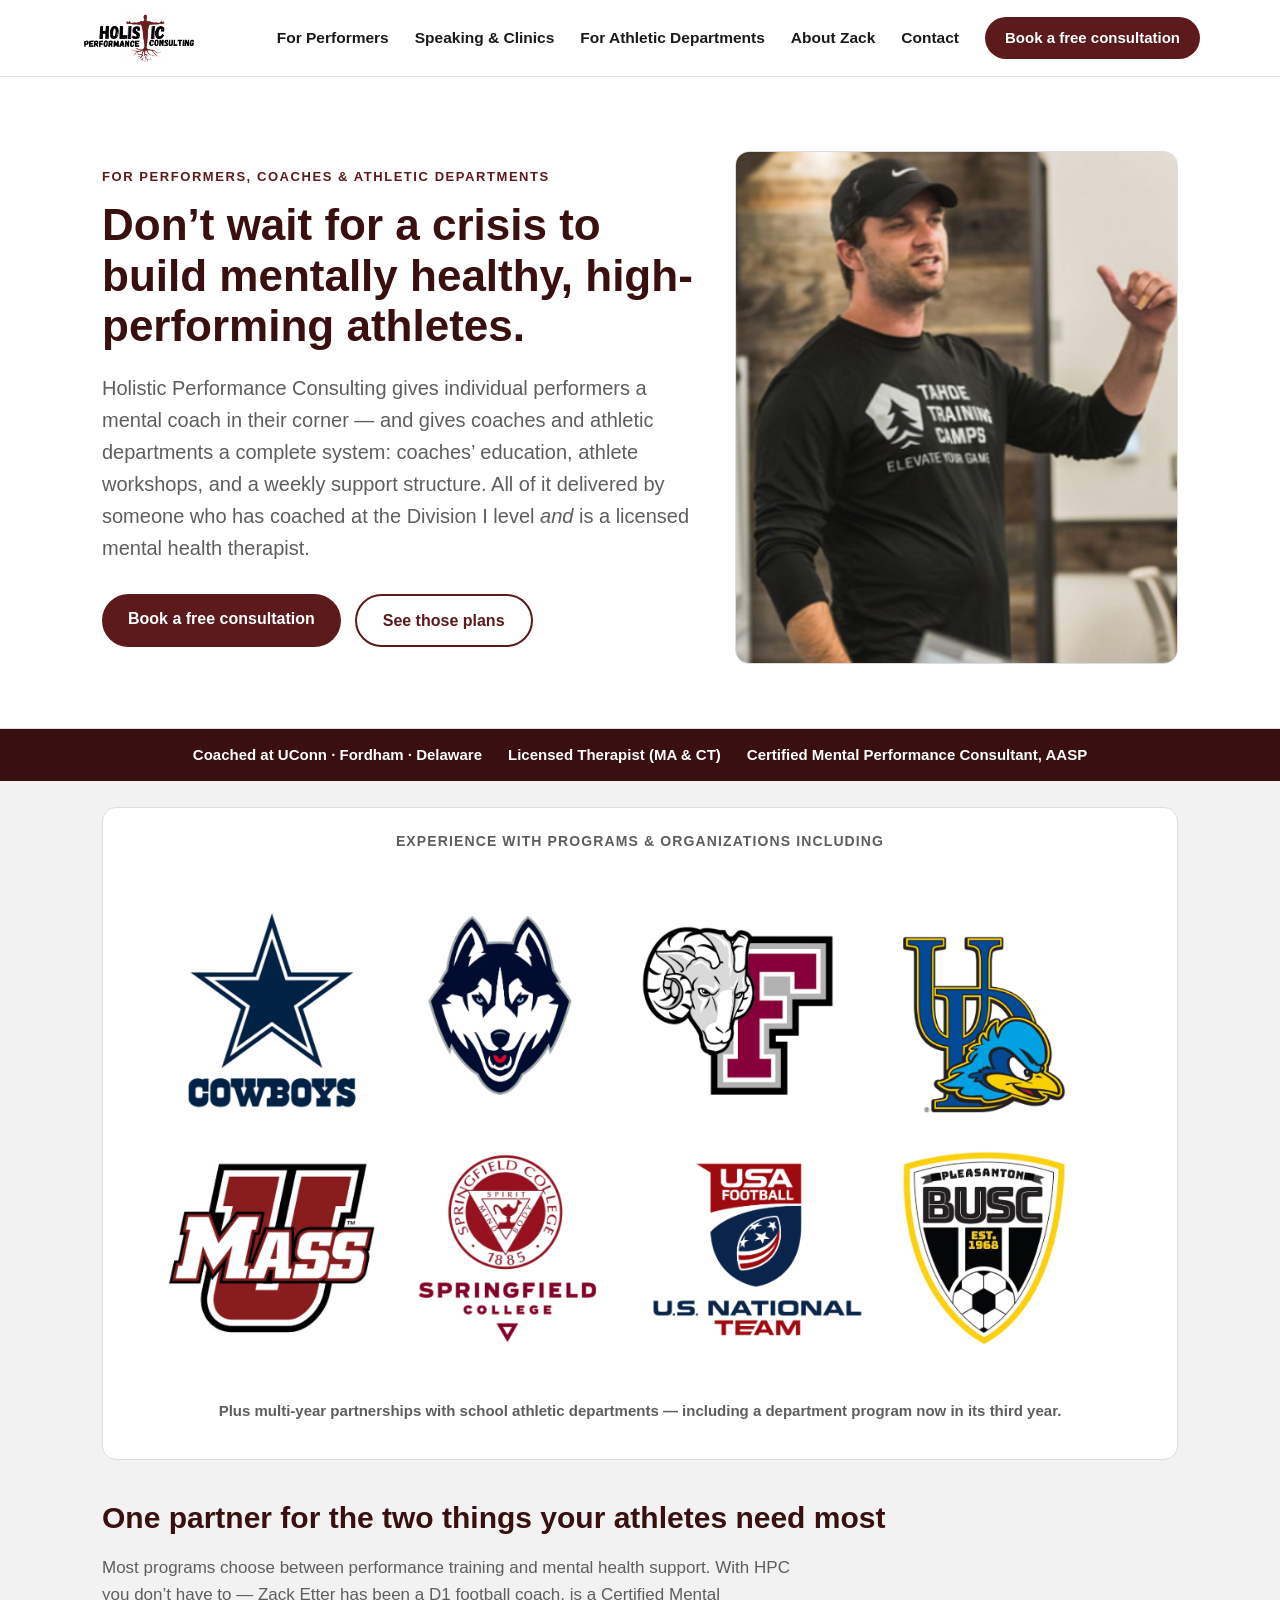
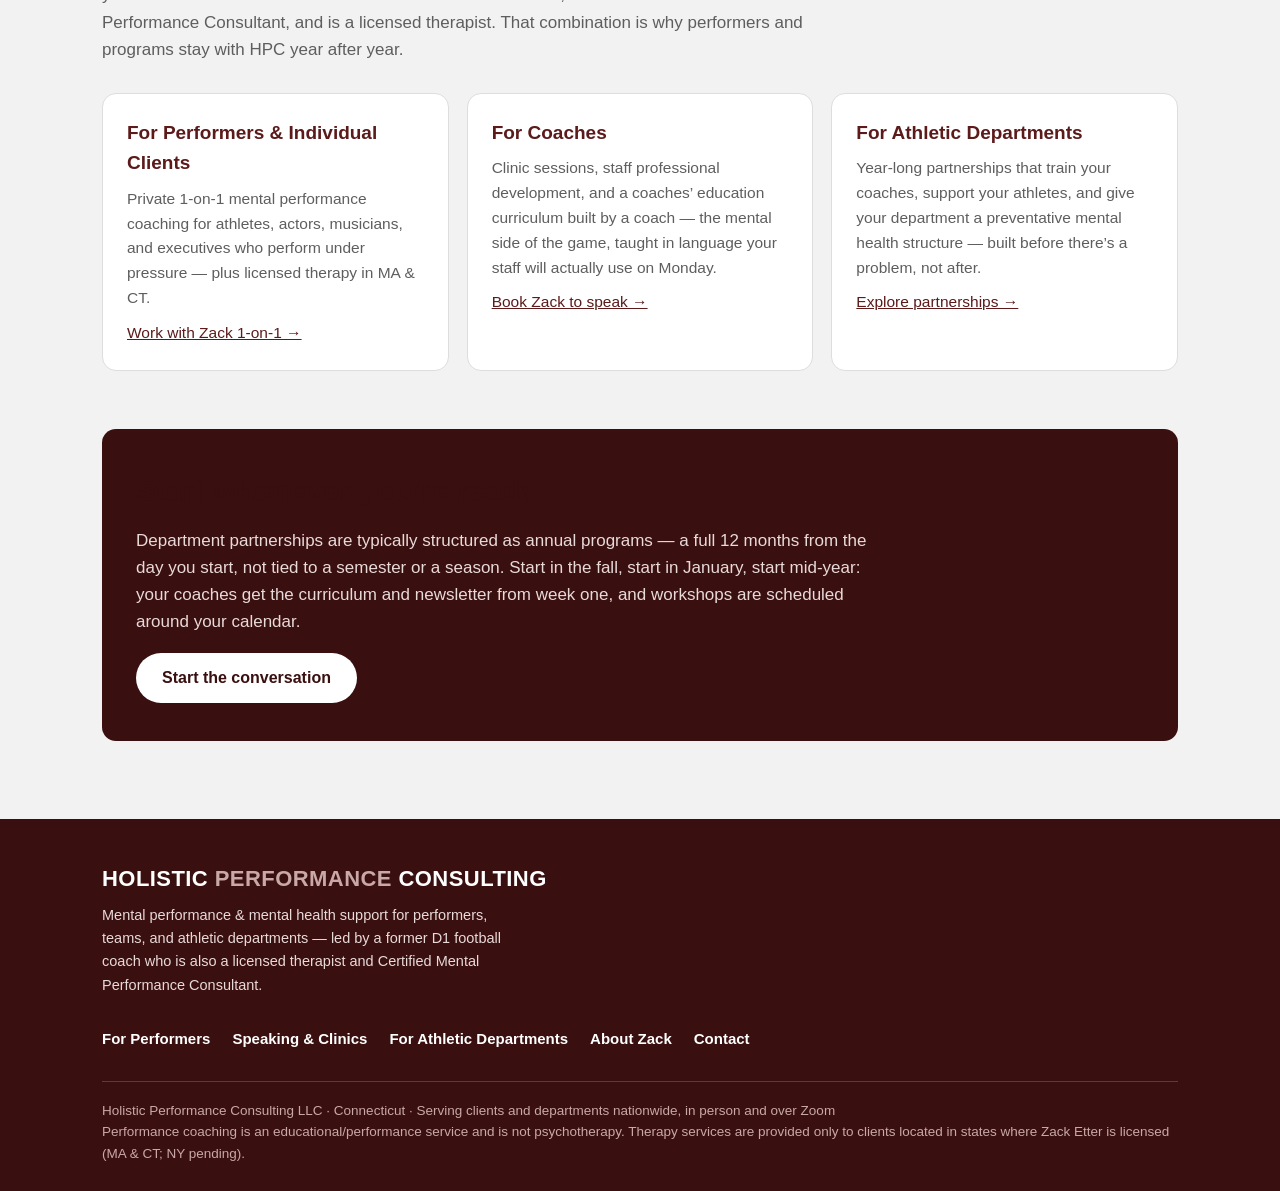
<file: index.html>
<!DOCTYPE html>
<html lang="en">
<head>
<meta charset="UTF-8">
<meta name="viewport" content="width=device-width, initial-scale=1.0">
<title>Holistic Performance Consulting — Mental Performance & Mental Health for Performers, Coaches and Athletic Departments</title>
<meta name="description" content="HPC provides mental performance coaching for performers, coaches' education and athlete workshops for athletic departments, and preventative mental health support — led by a former D1 football coach, licensed therapist, and Certified Mental Performance Consultant.">
<link rel="icon" href="favicon.ico">
<link rel="icon" href="favicon-dark.ico" media="(prefers-color-scheme: dark)">
<link rel="stylesheet" href="css/style.css">
<meta property="og:title" content="Holistic Performance Consulting — Mental Performance & Mental Health for Performers, Coaches and Athletic Departments">
<meta property="og:description" content="HPC provides mental performance coaching for performers, coaches' education and athlete workshops for athletic departments, and preventative mental health support — led by a former D1 football coach, licensed therapist, and Certified Mental Performance Consultant.">
<meta property="og:image" content="images/zack-presenting.png">
<meta property="og:type" content="website">
</head>
<body>
<header class="site">
  <div class="wrap nav">
    <a class="brand" href="index.html"><img src="images/holistic-logo.png" alt="Holistic Performance Consulting"></a>
    <button class="nav-toggle" aria-label="Menu" onclick="document.querySelector('.nav nav').classList.toggle('open')">&#9776;</button>
    <nav>
      <a href="coaching.html">For Performers</a>
      <a href="speaking.html">Speaking & Clinics</a>
      <a href="departments.html">For Athletic Departments</a>
      <a href="about.html">About Zack</a>
      <a href="contact.html">Contact</a>
      <a class="btn" href="contact.html">Book a free consultation</a>
    </nav>
  </div>
</header>

<section class="hero">
  <div class="wrap hero-grid">
    <div>
      <p class="eyebrow">For performers, coaches &amp; athletic departments</p>
      <h1>Don&rsquo;t wait for a crisis to build mentally healthy, high-performing athletes.</h1>
      <p class="sub">Holistic Performance Consulting gives individual performers a mental coach in their corner &mdash; and gives coaches and athletic departments a complete system: coaches&rsquo; education, athlete workshops, and a weekly support structure. All of it delivered by someone who has coached at the Division I level <em>and</em> is a licensed mental health therapist.</p>
      <div class="cta-row">
        <a class="btn" href="contact.html">Book a free consultation</a>
        <a class="btn ghost" href="departments.html#tiers">See those plans</a>
      </div>
    </div>
    <img class="hero-photo" src="images/zack-presenting.png" alt="Zack Etter presenting to athletes and coaches">
  </div>
</section>
<div class="credbar"><div class="wrap">
  <span>Coached at UConn &middot; Fordham &middot; Delaware</span>
  <span>Licensed Therapist (MA &amp; CT)</span>
  <span>Certified Mental Performance Consultant, AASP</span>
</div></div>

<section class="block" style="padding:26px 0 6px">
  <div class="wrap">
    <div class="logostrip">
      <p>Experience with programs &amp; organizations including</p>
      <img src="images/teams-logos.png" alt="Organizations Zack Etter has worked with, including UConn, Fordham, Delaware, UMass, Springfield College, and USA Football">
      <p style="margin-top:14px;text-transform:none;letter-spacing:0;font-size:15px">Plus multi-year partnerships with school athletic departments &mdash; including a department program now in its third year.</p>
    </div>
  </div>
</section>

<section class="block" style="padding-top:28px">
  <div class="wrap">
    <h2>One partner for the two things your athletes need most</h2>
    <p class="lede">Most programs choose between performance training and mental health support. With HPC you don&rsquo;t have to &mdash; Zack Etter has been a D1 football coach, is a Certified Mental Performance Consultant, and is a licensed therapist. That combination is why performers and programs stay with HPC year after year.</p>
    <div class="cards">
      <div class="card"><h3>For Performers &amp; Individual Clients</h3><p>Private 1-on-1 mental performance coaching for athletes, actors, musicians, and executives who perform under pressure &mdash; plus licensed therapy in MA &amp; CT.</p><p style="margin-top:10px"><a href="coaching.html">Work with Zack 1-on-1 &rarr;</a></p></div>
      <div class="card"><h3>For Coaches</h3><p>Clinic sessions, staff professional development, and a coaches&rsquo; education curriculum built by a coach &mdash; the mental side of the game, taught in language your staff will actually use on Monday.</p><p style="margin-top:10px"><a href="speaking.html">Book Zack to speak &rarr;</a></p></div>
      <div class="card"><h3>For Athletic Departments</h3><p>Year-long partnerships that train your coaches, support your athletes, and give your department a preventative mental health structure &mdash; built before there&rsquo;s a problem, not after.</p><p style="margin-top:10px"><a href="departments.html">Explore partnerships &rarr;</a></p></div>
    </div>
  </div>
</section>


<section class="block" style="padding-top:0">
  <div class="wrap">
    <div class="offer">
      <h2>Start whenever you&rsquo;re ready</h2>
      <p>Department partnerships are typically structured as annual programs &mdash; a full 12 months from the day you start, not tied to a semester or a season. Start in the fall, start in January, start mid-year: your coaches get the curriculum and newsletter from week one, and workshops are scheduled around your calendar.</p>
      <a class="btn" href="contact.html">Start the conversation</a>
    </div>
  </div>
</section>


<footer class="site">
  <div class="wrap">
    <div class="inner">
      <div>
        <div class="brandtext">HOLISTIC <span>PERFORMANCE</span> CONSULTING</div>
        <p style="margin-top:8px;font-size:14.5px;max-width:420px">Mental performance &amp; mental health support for performers, teams, and athletic departments &mdash; led by a former D1 football coach who is also a licensed therapist and Certified Mental Performance Consultant.</p>
      </div>
      <nav>
        <a href="coaching.html">For Performers</a>
        <a href="speaking.html">Speaking & Clinics</a>
        <a href="departments.html">For Athletic Departments</a>
        <a href="about.html">About Zack</a>
        <a href="contact.html">Contact</a>
      </nav>
    </div>
    <div class="legal">
      Holistic Performance Consulting LLC &middot; Connecticut &middot; Serving clients and departments nationwide, in person and over Zoom<br>
      Performance coaching is an educational/performance service and is not psychotherapy. Therapy services are provided only to clients located in states where Zack Etter is licensed (MA &amp; CT; NY pending).
    </div>
  </div>
</footer>
</body>
</html>
</file>
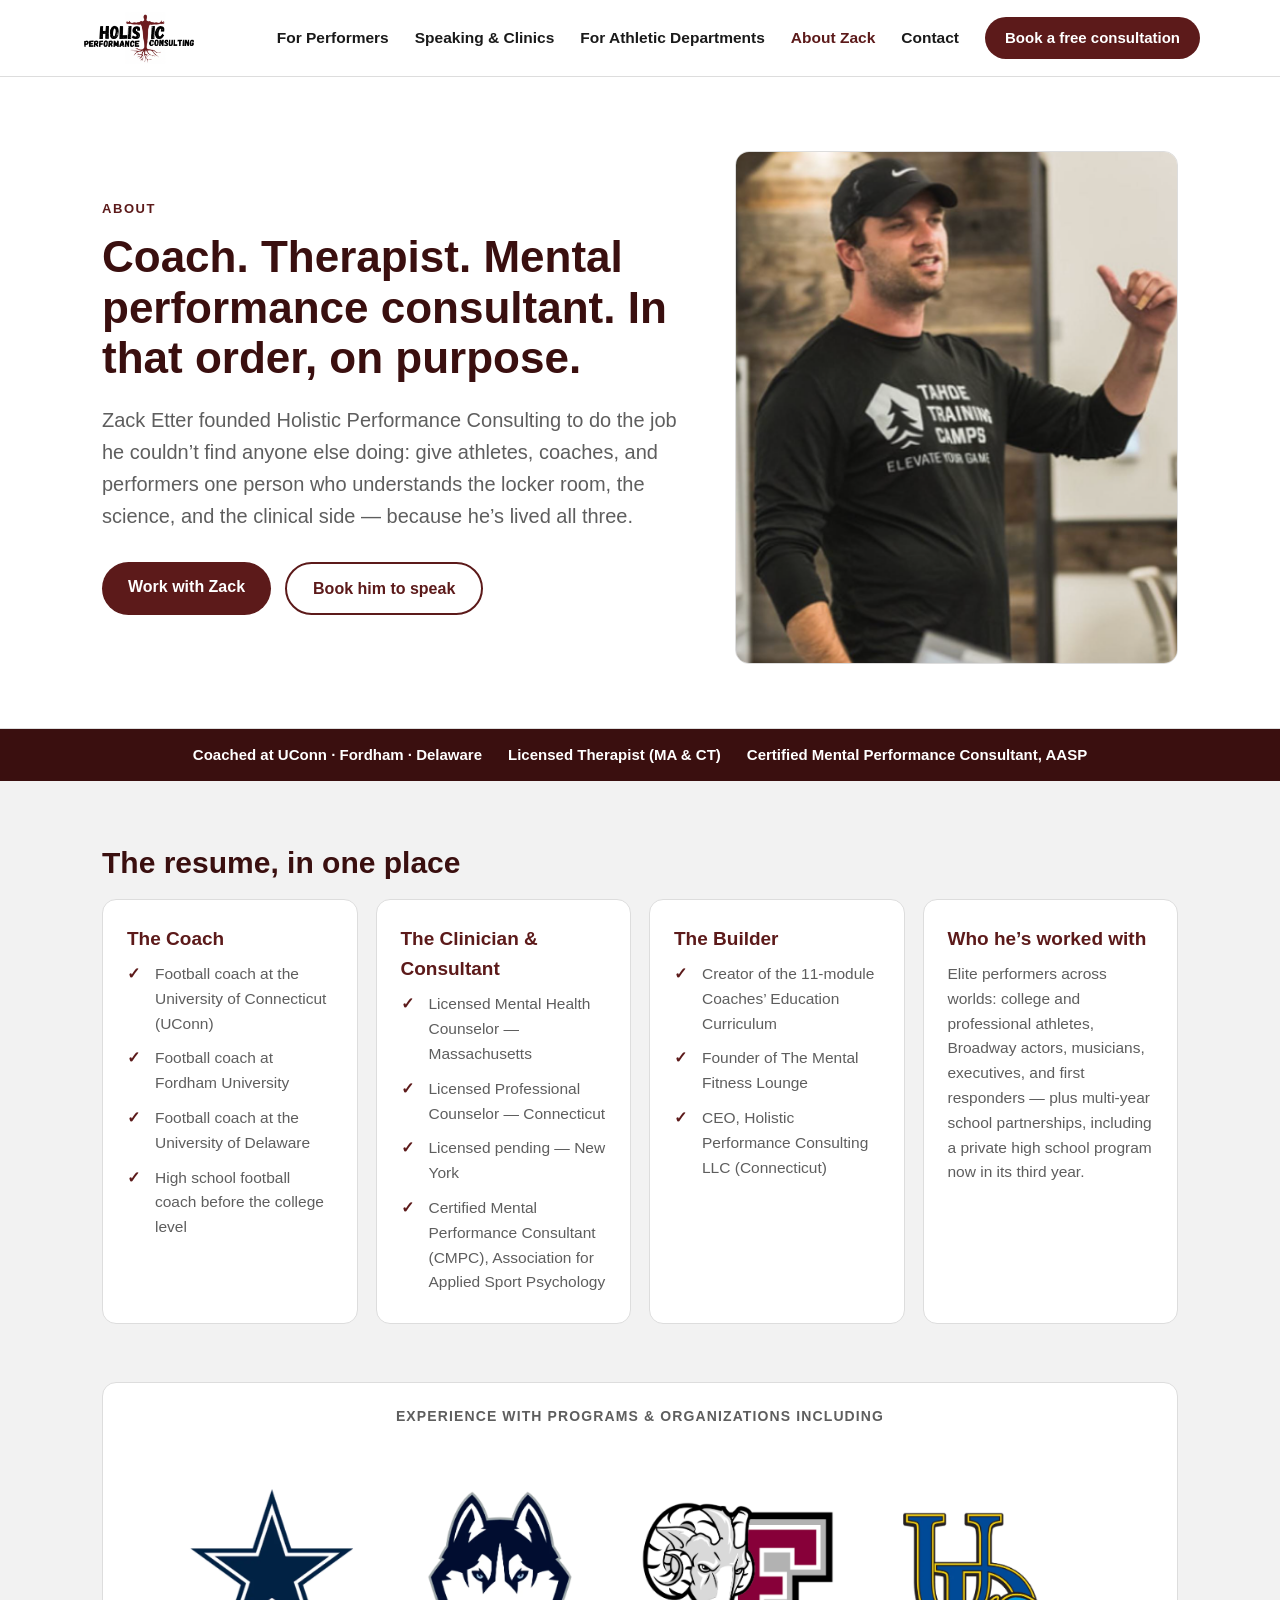
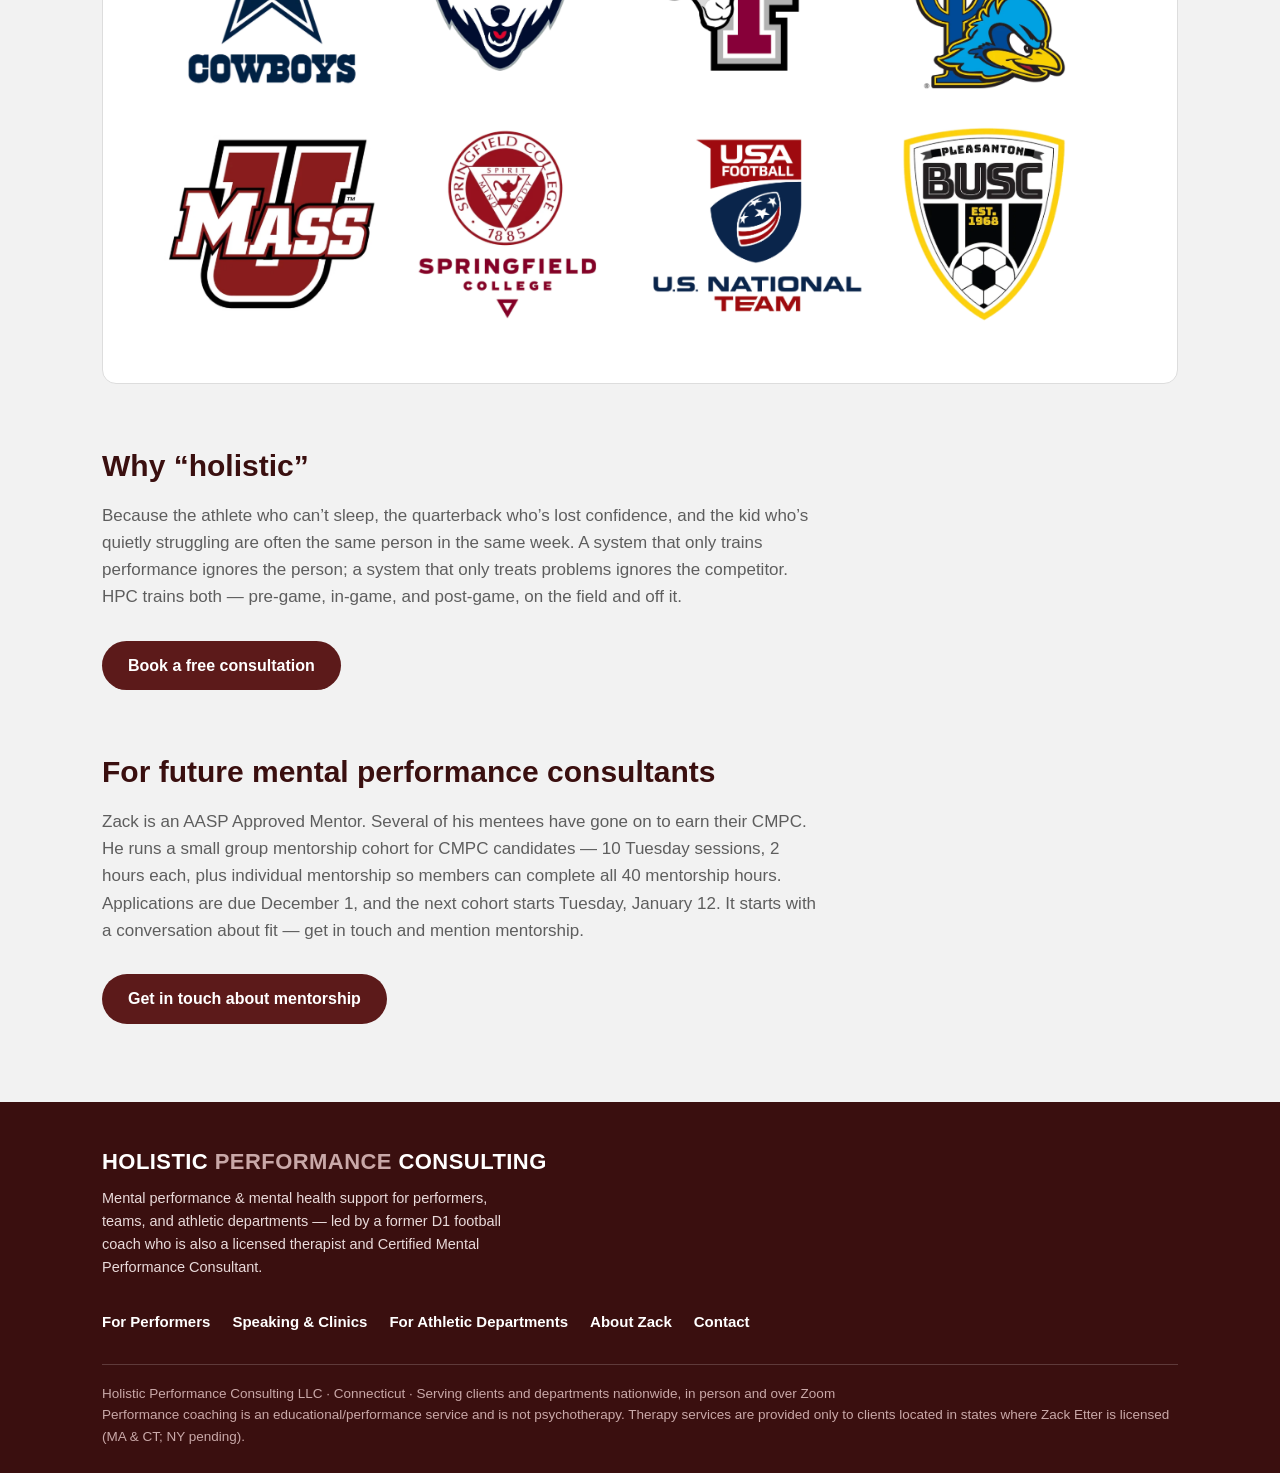
<file: about.html>
<!DOCTYPE html>
<html lang="en">
<head>
<meta charset="UTF-8">
<meta name="viewport" content="width=device-width, initial-scale=1.0">
<title>About Zack Etter — Holistic Performance Consulting</title>
<meta name="description" content="Zack Etter coached football at UConn, Fordham, and Delaware, is a Certified Mental Performance Consultant and a licensed therapist in MA & CT.">
<link rel="icon" href="favicon.ico">
<link rel="icon" href="favicon-dark.ico" media="(prefers-color-scheme: dark)">
<link rel="stylesheet" href="css/style.css">
<meta property="og:title" content="About Zack Etter — Holistic Performance Consulting">
<meta property="og:description" content="Zack Etter coached football at UConn, Fordham, and Delaware, is a Certified Mental Performance Consultant and a licensed therapist in MA & CT.">
<meta property="og:image" content="images/zack-presenting.png">
<meta property="og:type" content="website">
</head>
<body>
<header class="site">
  <div class="wrap nav">
    <a class="brand" href="index.html"><img src="images/holistic-logo.png" alt="Holistic Performance Consulting"></a>
    <button class="nav-toggle" aria-label="Menu" onclick="document.querySelector('.nav nav').classList.toggle('open')">&#9776;</button>
    <nav>
      <a href="coaching.html">For Performers</a>
      <a href="speaking.html">Speaking & Clinics</a>
      <a href="departments.html">For Athletic Departments</a>
      <a href="about.html" class="active">About Zack</a>
      <a href="contact.html">Contact</a>
      <a class="btn" href="contact.html">Book a free consultation</a>
    </nav>
  </div>
</header>

<section class="hero">
  <div class="wrap hero-grid">
    <div>
      <p class="eyebrow">About</p>
      <h1>Coach. Therapist. Mental performance consultant. In that order, on purpose.</h1>
      <p class="sub">Zack Etter founded Holistic Performance Consulting to do the job he couldn&rsquo;t find anyone else doing: give athletes, coaches, and performers one person who understands the locker room, the science, and the clinical side &mdash; because he&rsquo;s lived all three.</p>
      <div class="cta-row">
        <a class="btn" href="contact.html">Work with Zack</a>
        <a class="btn ghost" href="speaking.html">Book him to speak</a>
      </div>
    </div>
    <img class="hero-photo" src="images/zack-presenting.png" alt="Zack Etter, founder of Holistic Performance Consulting">
  </div>
</section>
<div class="credbar"><div class="wrap">
  <span>Coached at UConn &middot; Fordham &middot; Delaware</span>
  <span>Licensed Therapist (MA &amp; CT)</span>
  <span>Certified Mental Performance Consultant, AASP</span>
</div></div>

<section class="block">
  <div class="wrap">
    <h2>The resume, in one place</h2>
    <div class="cards">
      <div class="card"><h3>The Coach</h3><ul class="checks"><li>Football coach at the University of Connecticut (UConn)</li><li>Football coach at Fordham University</li><li>Football coach at the University of Delaware</li><li>High school football coach before the college level</li></ul></div>
      <div class="card"><h3>The Clinician &amp; Consultant</h3><ul class="checks"><li>Licensed Mental Health Counselor &mdash; Massachusetts</li><li>Licensed Professional Counselor &mdash; Connecticut</li><li>Licensed pending &mdash; New York</li><li>Certified Mental Performance Consultant (CMPC), Association for Applied Sport Psychology</li></ul></div>
      <div class="card"><h3>The Builder</h3><ul class="checks"><li>Creator of the 11-module Coaches&rsquo; Education Curriculum</li><li>Founder of The Mental Fitness Lounge</li><li>CEO, Holistic Performance Consulting LLC (Connecticut)</li></ul></div>
      <div class="card"><h3>Who he&rsquo;s worked with</h3><p>Elite performers across worlds: college and professional athletes, Broadway actors, musicians, executives, and first responders &mdash; plus multi-year school partnerships, including a private high school program now in its third year.</p></div>
    </div>
  </div>
</section>

<section class="block" style="padding-top:0">
  <div class="wrap">
    <div class="logostrip">
      <p>Experience with programs &amp; organizations including</p>
      <img src="images/teams-logos.png" alt="Organizations Zack Etter has worked with, including UConn, Fordham, Delaware, UMass, Springfield College, and USA Football">
    </div>
  </div>
</section>

<section class="block" style="padding-top:0">
  <div class="wrap">
    <h2>Why &ldquo;holistic&rdquo;</h2>
    <p class="lede">Because the athlete who can&rsquo;t sleep, the quarterback who&rsquo;s lost confidence, and the kid who&rsquo;s quietly struggling are often the same person in the same week. A system that only trains performance ignores the person; a system that only treats problems ignores the competitor. HPC trains both &mdash; pre-game, in-game, and post-game, on the field and off it.</p>
    <a class="btn" href="contact.html">Book a free consultation</a>
  </div>
</section>

<section class="block" style="padding-top:0">
  <div class="wrap">
    <h2>For future mental performance consultants</h2>
    <p class="lede">Zack is an AASP Approved Mentor. Several of his mentees have gone on to earn their CMPC. He runs a small group mentorship cohort for CMPC candidates &mdash; 10 Tuesday sessions, 2 hours each, plus individual mentorship so members can complete all 40 mentorship hours. Applications are due December 1, and the next cohort starts Tuesday, January 12. It starts with a conversation about fit &mdash; get in touch and mention mentorship.</p>
    <!-- Application link: to be added here once the application form is finalized in the CMPC mentorship chat; for now, inquiries go through the contact form. -->
    <a class="btn" href="contact.html">Get in touch about mentorship</a>
  </div>
</section>
<footer class="site">
  <div class="wrap">
    <div class="inner">
      <div>
        <div class="brandtext">HOLISTIC <span>PERFORMANCE</span> CONSULTING</div>
        <p style="margin-top:8px;font-size:14.5px;max-width:420px">Mental performance &amp; mental health support for performers, teams, and athletic departments &mdash; led by a former D1 football coach who is also a licensed therapist and Certified Mental Performance Consultant.</p>
      </div>
      <nav>
        <a href="coaching.html">For Performers</a>
        <a href="speaking.html">Speaking & Clinics</a>
        <a href="departments.html">For Athletic Departments</a>
        <a href="about.html">About Zack</a>
        <a href="contact.html">Contact</a>
      </nav>
    </div>
    <div class="legal">
      Holistic Performance Consulting LLC &middot; Connecticut &middot; Serving clients and departments nationwide, in person and over Zoom<br>
      Performance coaching is an educational/performance service and is not psychotherapy. Therapy services are provided only to clients located in states where Zack Etter is licensed (MA &amp; CT; NY pending).
    </div>
  </div>
</footer>
</body>
</html>
</file>
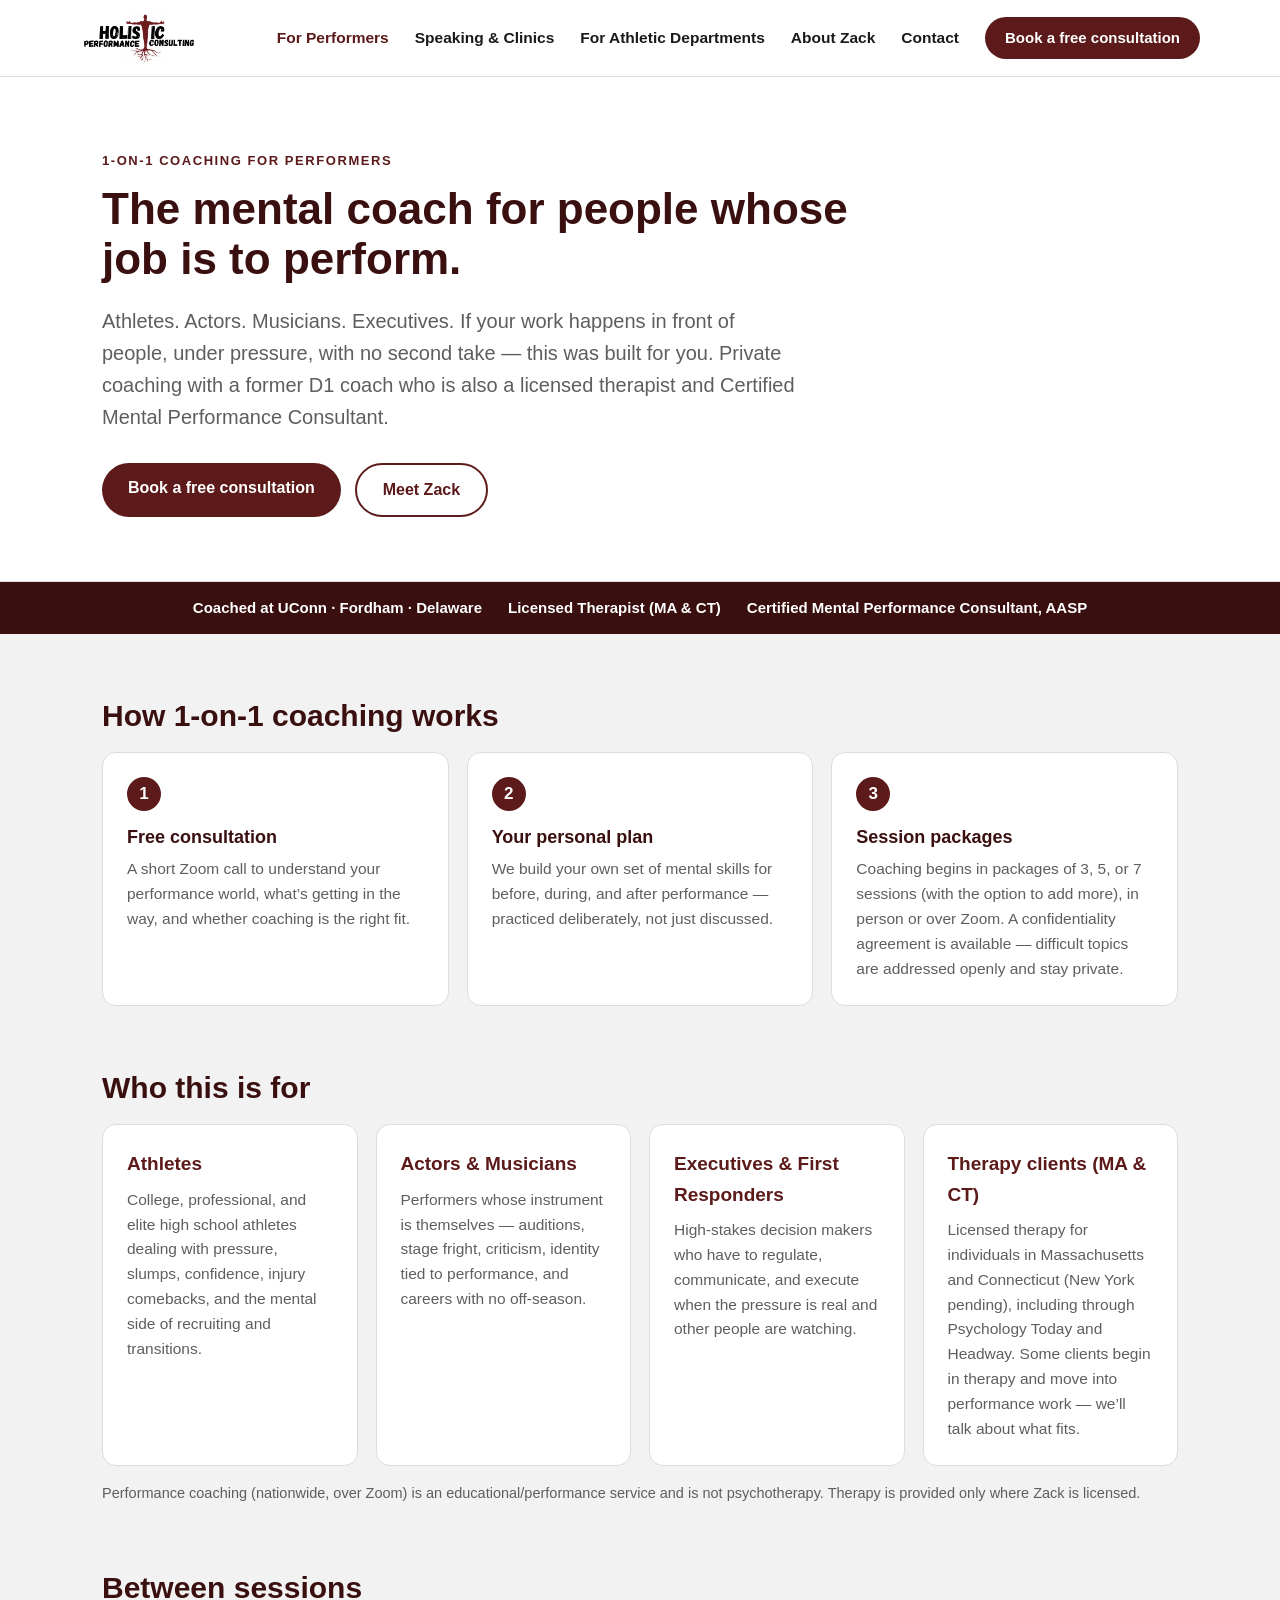
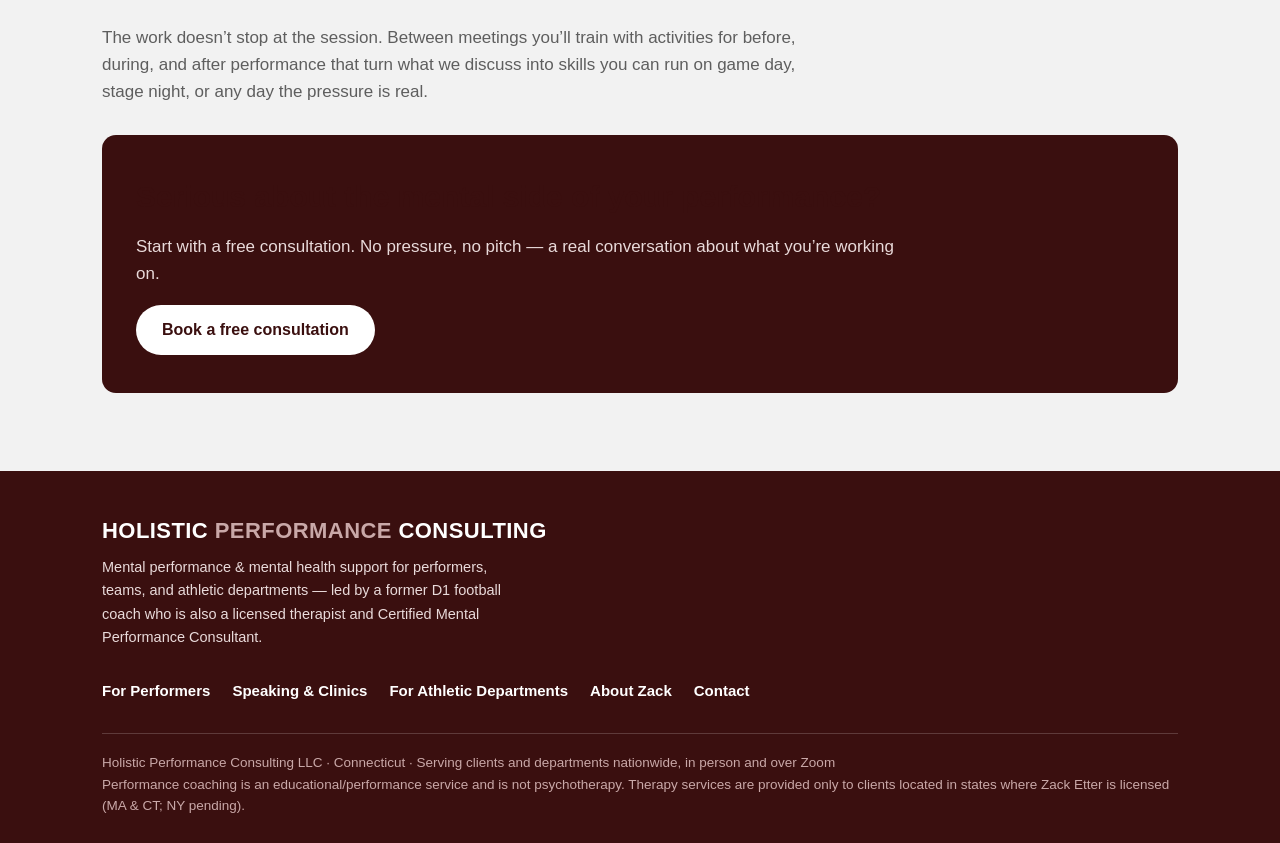
<file: coaching.html>
<!DOCTYPE html>
<html lang="en">
<head>
<meta charset="UTF-8">
<meta name="viewport" content="width=device-width, initial-scale=1.0">
<title>1-on-1 Mental Performance Coaching for Performers — Holistic Performance Consulting</title>
<meta name="description" content="Private mental performance coaching for athletes, actors, musicians, and executives — plus licensed therapy in MA & CT. Packages of 3, 5, or 7 sessions, in person or over Zoom.">
<link rel="icon" href="favicon.ico">
<link rel="icon" href="favicon-dark.ico" media="(prefers-color-scheme: dark)">
<link rel="stylesheet" href="css/style.css">
<meta property="og:title" content="1-on-1 Mental Performance Coaching for Performers — Holistic Performance Consulting">
<meta property="og:description" content="Private mental performance coaching for athletes, actors, musicians, and executives — plus licensed therapy in MA & CT. Packages of 3, 5, or 7 sessions, in person or over Zoom.">
<meta property="og:image" content="images/zack-presenting.png">
<meta property="og:type" content="website">
</head>
<body>
<header class="site">
  <div class="wrap nav">
    <a class="brand" href="index.html"><img src="images/holistic-logo.png" alt="Holistic Performance Consulting"></a>
    <button class="nav-toggle" aria-label="Menu" onclick="document.querySelector('.nav nav').classList.toggle('open')">&#9776;</button>
    <nav>
      <a href="coaching.html" class="active">For Performers</a>
      <a href="speaking.html">Speaking & Clinics</a>
      <a href="departments.html">For Athletic Departments</a>
      <a href="about.html">About Zack</a>
      <a href="contact.html">Contact</a>
      <a class="btn" href="contact.html">Book a free consultation</a>
    </nav>
  </div>
</header>

<section class="hero">
  <div class="wrap">
    <p class="eyebrow">1-on-1 coaching for performers</p>
    <h1>The mental coach for people whose job is to perform.</h1>
    <p class="sub">Athletes. Actors. Musicians. Executives. If your work happens in front of people, under pressure, with no second take &mdash; this was built for you. Private coaching with a former D1 coach who is also a licensed therapist and Certified Mental Performance Consultant.</p>
    <div class="cta-row">
      <a class="btn" href="contact.html">Book a free consultation</a>
      <a class="btn ghost" href="about.html">Meet Zack</a>
    </div>
  </div>
</section>
<div class="credbar"><div class="wrap">
  <span>Coached at UConn &middot; Fordham &middot; Delaware</span>
  <span>Licensed Therapist (MA &amp; CT)</span>
  <span>Certified Mental Performance Consultant, AASP</span>
</div></div>

<section class="block">
  <div class="wrap">
    <h2>How 1-on-1 coaching works</h2>
    <div class="steps">
      <div class="step"><span class="num">1</span><h3>Free consultation</h3><p>A short Zoom call to understand your performance world, what&rsquo;s getting in the way, and whether coaching is the right fit.</p></div>
      <div class="step"><span class="num">2</span><h3>Your personal plan</h3><p>We build your own set of mental skills for before, during, and after performance &mdash; practiced deliberately, not just discussed.</p></div>
      <div class="step"><span class="num">3</span><h3>Session packages</h3><p>Coaching begins in packages of 3, 5, or 7 sessions (with the option to add more), in person or over Zoom. A confidentiality agreement is available &mdash; difficult topics are addressed openly and stay private.</p></div>
    </div>
  </div>
</section>

<section class="block" style="padding-top:0">
  <div class="wrap">
    <h2>Who this is for</h2>
    <div class="cards">
      <div class="card"><h3>Athletes</h3><p>College, professional, and elite high school athletes dealing with pressure, slumps, confidence, injury comebacks, and the mental side of recruiting and transitions.</p></div>
      <div class="card"><h3>Actors &amp; Musicians</h3><p>Performers whose instrument is themselves &mdash; auditions, stage fright, criticism, identity tied to performance, and careers with no off-season.</p></div>
      <div class="card"><h3>Executives &amp; First Responders</h3><p>High-stakes decision makers who have to regulate, communicate, and execute when the pressure is real and other people are watching.</p></div>
      <div class="card"><h3>Therapy clients (MA &amp; CT)</h3><p>Licensed therapy for individuals in Massachusetts and Connecticut (New York pending), including through Psychology Today and Headway. Some clients begin in therapy and move into performance work &mdash; we&rsquo;ll talk about what fits.</p></div>
    </div>
    <p class="note" style="margin-top:16px">Performance coaching (nationwide, over Zoom) is an educational/performance service and is not psychotherapy. Therapy is provided only where Zack is licensed.</p>
  </div>
</section>

<section class="block" style="padding-top:0">
  <div class="wrap">
    <h2>Between sessions</h2>
    <p class="lede">The work doesn&rsquo;t stop at the session. Between meetings you&rsquo;ll train with activities for before, during, and after performance that turn what we discuss into skills you can run on game day, stage night, or any day the pressure is real.</p>
    <div class="offer">
      <h2>Serious about the mental side of your performance?</h2>
      <p>Start with a free consultation. No pressure, no pitch &mdash; a real conversation about what you&rsquo;re working on.</p>
      <a class="btn" href="contact.html">Book a free consultation</a>
    </div>
  </div>
</section>
<footer class="site">
  <div class="wrap">
    <div class="inner">
      <div>
        <div class="brandtext">HOLISTIC <span>PERFORMANCE</span> CONSULTING</div>
        <p style="margin-top:8px;font-size:14.5px;max-width:420px">Mental performance &amp; mental health support for performers, teams, and athletic departments &mdash; led by a former D1 football coach who is also a licensed therapist and Certified Mental Performance Consultant.</p>
      </div>
      <nav>
        <a href="coaching.html">For Performers</a>
        <a href="speaking.html">Speaking & Clinics</a>
        <a href="departments.html">For Athletic Departments</a>
        <a href="about.html">About Zack</a>
        <a href="contact.html">Contact</a>
      </nav>
    </div>
    <div class="legal">
      Holistic Performance Consulting LLC &middot; Connecticut &middot; Serving clients and departments nationwide, in person and over Zoom<br>
      Performance coaching is an educational/performance service and is not psychotherapy. Therapy services are provided only to clients located in states where Zack Etter is licensed (MA &amp; CT; NY pending).
    </div>
  </div>
</footer>
</body>
</html>
</file>
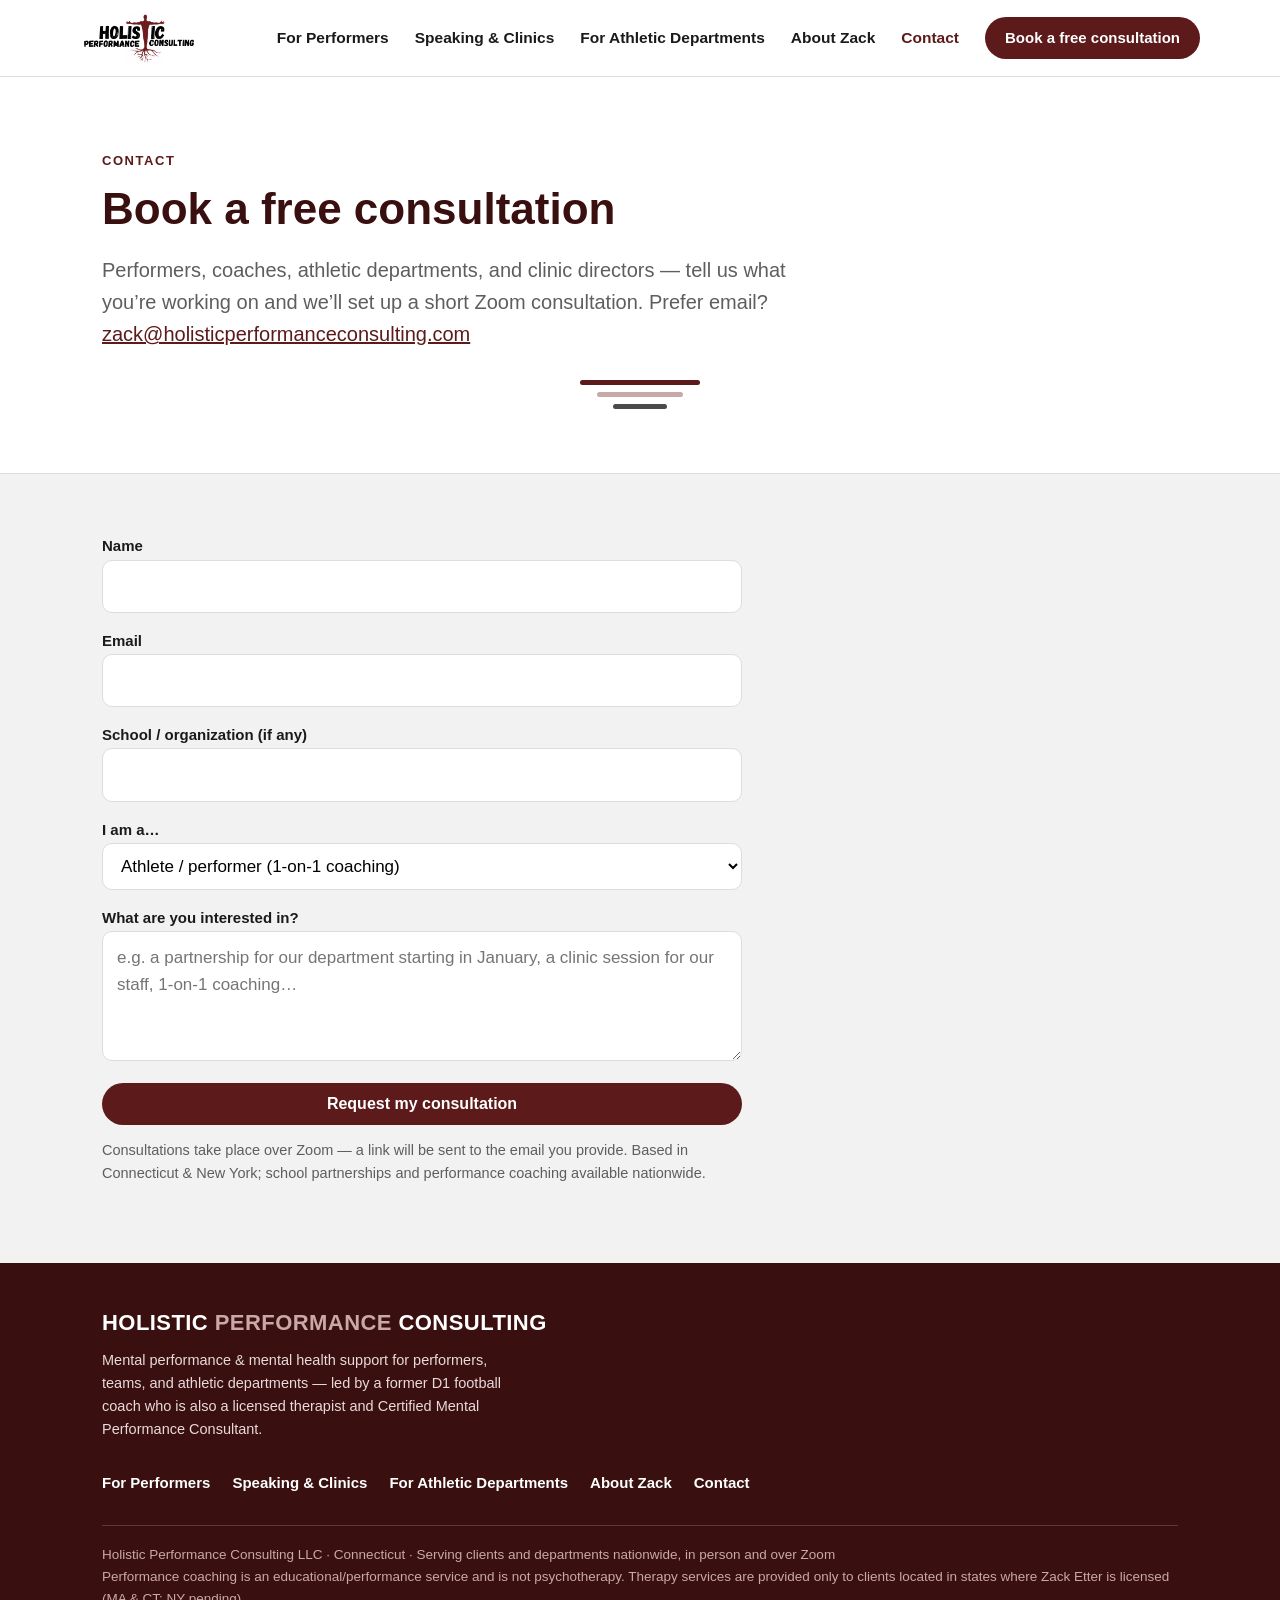
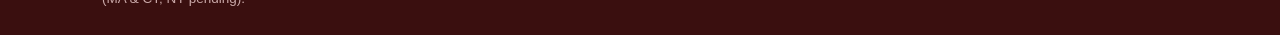
<file: contact.html>
<!DOCTYPE html>
<html lang="en">
<head>
<meta charset="UTF-8">
<meta name="viewport" content="width=device-width, initial-scale=1.0">
<title>Book a Free Consultation — Holistic Performance Consulting</title>
<meta name="description" content="Request a free consultation with Holistic Performance Consulting — school partnerships, speaking, or 1-on-1 performance coaching.">
<link rel="icon" href="favicon.ico">
<link rel="icon" href="favicon-dark.ico" media="(prefers-color-scheme: dark)">
<link rel="stylesheet" href="css/style.css">
<meta property="og:title" content="Book a Free Consultation — Holistic Performance Consulting">
<meta property="og:description" content="Request a free consultation with Holistic Performance Consulting — school partnerships, speaking, or 1-on-1 performance coaching.">
<meta property="og:image" content="images/zack-presenting.png">
<meta property="og:type" content="website">
</head>
<body>
<header class="site">
  <div class="wrap nav">
    <a class="brand" href="index.html"><img src="images/holistic-logo.png" alt="Holistic Performance Consulting"></a>
    <button class="nav-toggle" aria-label="Menu" onclick="document.querySelector('.nav nav').classList.toggle('open')">&#9776;</button>
    <nav>
      <a href="coaching.html">For Performers</a>
      <a href="speaking.html">Speaking & Clinics</a>
      <a href="departments.html">For Athletic Departments</a>
      <a href="about.html">About Zack</a>
      <a href="contact.html" class="active">Contact</a>
      <a class="btn" href="contact.html">Book a free consultation</a>
    </nav>
  </div>
</header>

<section class="hero">
  <div class="wrap">
    <p class="eyebrow">Contact</p>
    <h1>Book a free consultation</h1>
    <p class="sub">Performers, coaches, athletic departments, and clinic directors &mdash; tell us what you&rsquo;re working on and we&rsquo;ll set up a short Zoom consultation. Prefer email? <a href="mailto:zack@holisticperformanceconsulting.com">zack@holisticperformanceconsulting.com</a></p>
    <div class="press-lines"><span></span><span></span><span></span></div>
  </div>
</section>
<section class="block">
  <div class="wrap">
    <form class="contact" action="https://formsubmit.co/zack@holisticperformanceconsulting.com" method="POST">
      <input type="hidden" name="_subject" value="New consultation request from holisticperformanceconsulting.com">
      <input type="text" name="_honey" style="display:none">
      <div><label for="name">Name</label><input id="name" name="name" required></div>
      <div><label for="email">Email</label><input id="email" name="email" type="email" required></div>
      <div><label for="org">School / organization (if any)</label><input id="org" name="organization"></div>
      <div><label for="iam">I am a&hellip;</label>
        <select id="iam" name="inquiry_type">
          <option>Athlete / performer (1-on-1 coaching)</option>
          <option>Coach</option>
          <option>Athletic director / school administrator</option>
          <option>Clinic / conference director</option>
          <option>Parent</option>
          <option>CMPC candidate (mentorship)</option>
          <option>Other</option>
        </select></div>
      <div><label for="msg">What are you interested in?</label><textarea id="msg" name="message" placeholder="e.g. a partnership for our department starting in January, a clinic session for our staff, 1-on-1 coaching&hellip;"></textarea></div>
      <button class="btn" type="submit">Request my consultation</button>
      <p class="note">Consultations take place over Zoom &mdash; a link will be sent to the email you provide. Based in Connecticut &amp; New York; school partnerships and performance coaching available nationwide.</p>
    </form>
  </div>
</section>
<footer class="site">
  <div class="wrap">
    <div class="inner">
      <div>
        <div class="brandtext">HOLISTIC <span>PERFORMANCE</span> CONSULTING</div>
        <p style="margin-top:8px;font-size:14.5px;max-width:420px">Mental performance &amp; mental health support for performers, teams, and athletic departments &mdash; led by a former D1 football coach who is also a licensed therapist and Certified Mental Performance Consultant.</p>
      </div>
      <nav>
        <a href="coaching.html">For Performers</a>
        <a href="speaking.html">Speaking & Clinics</a>
        <a href="departments.html">For Athletic Departments</a>
        <a href="about.html">About Zack</a>
        <a href="contact.html">Contact</a>
      </nav>
    </div>
    <div class="legal">
      Holistic Performance Consulting LLC &middot; Connecticut &middot; Serving clients and departments nationwide, in person and over Zoom<br>
      Performance coaching is an educational/performance service and is not psychotherapy. Therapy services are provided only to clients located in states where Zack Etter is licensed (MA &amp; CT; NY pending).
    </div>
  </div>
</footer>
</body>
</html>
</file>
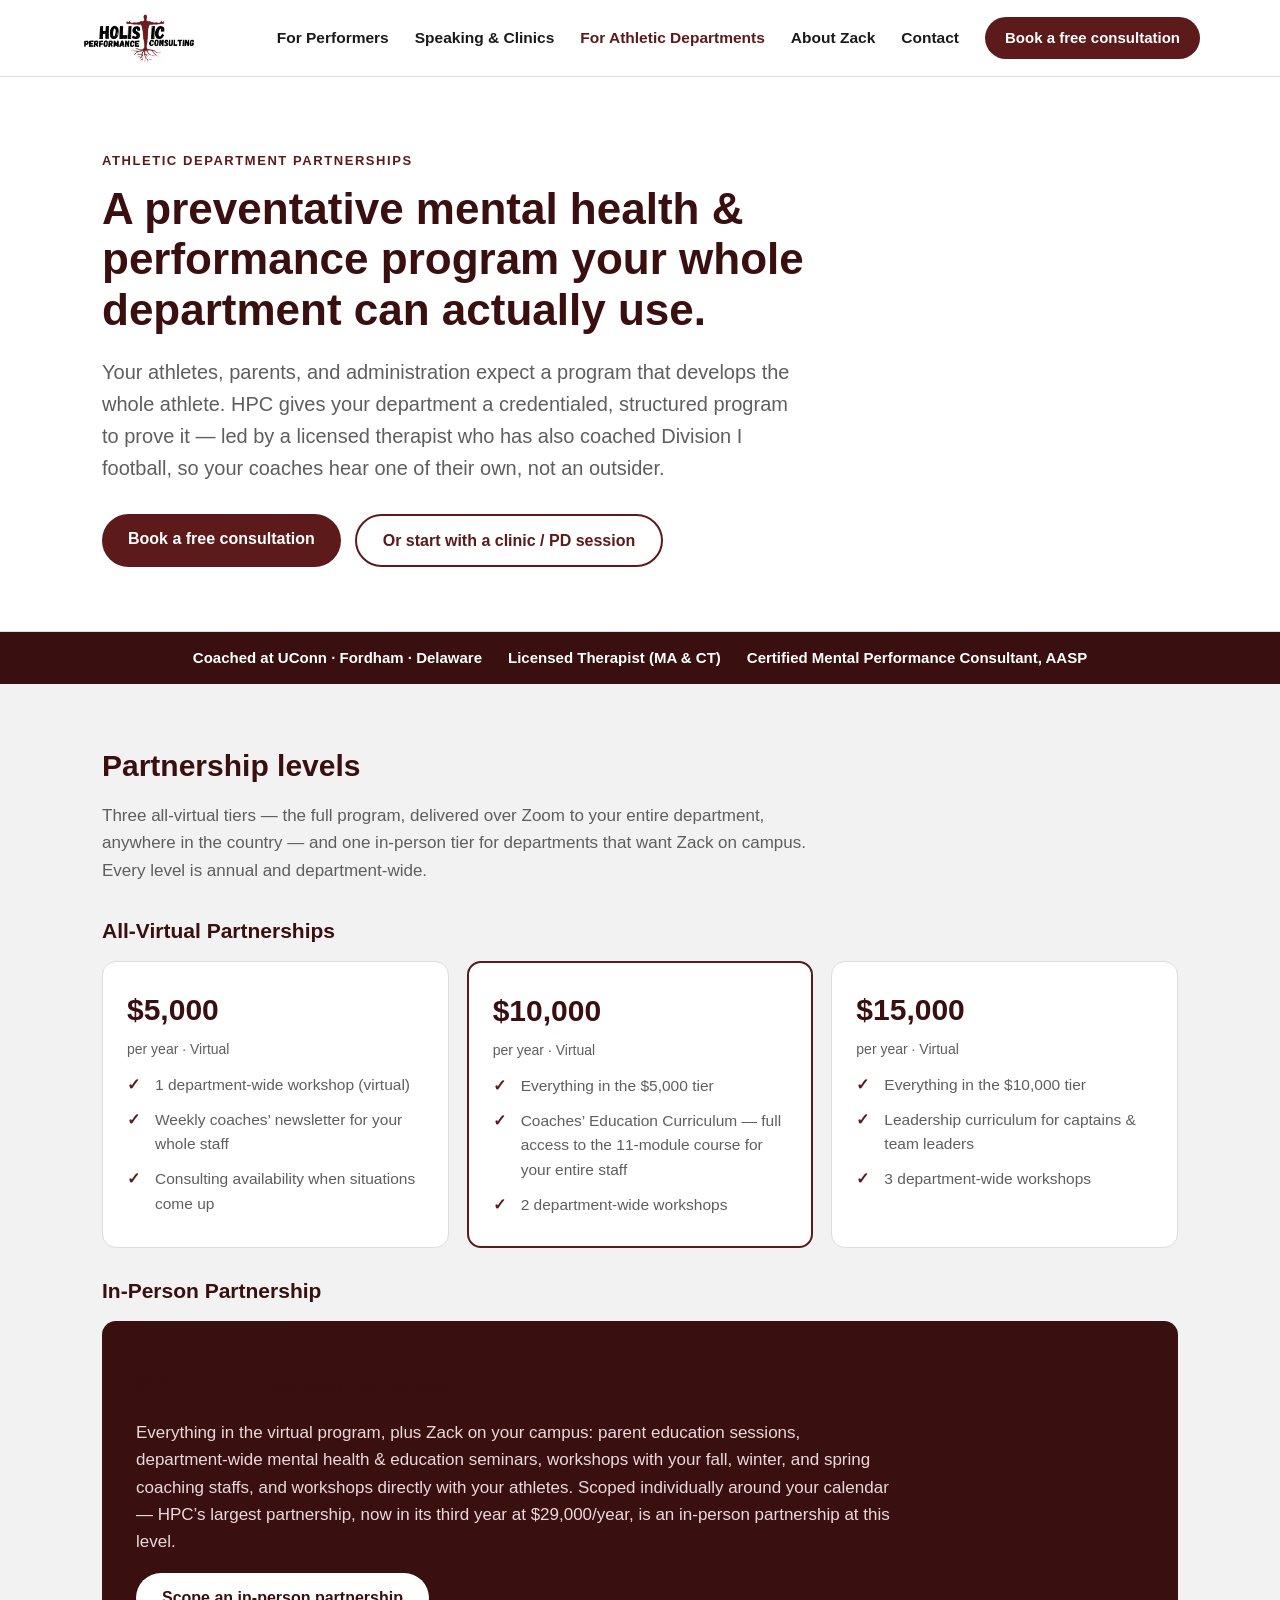
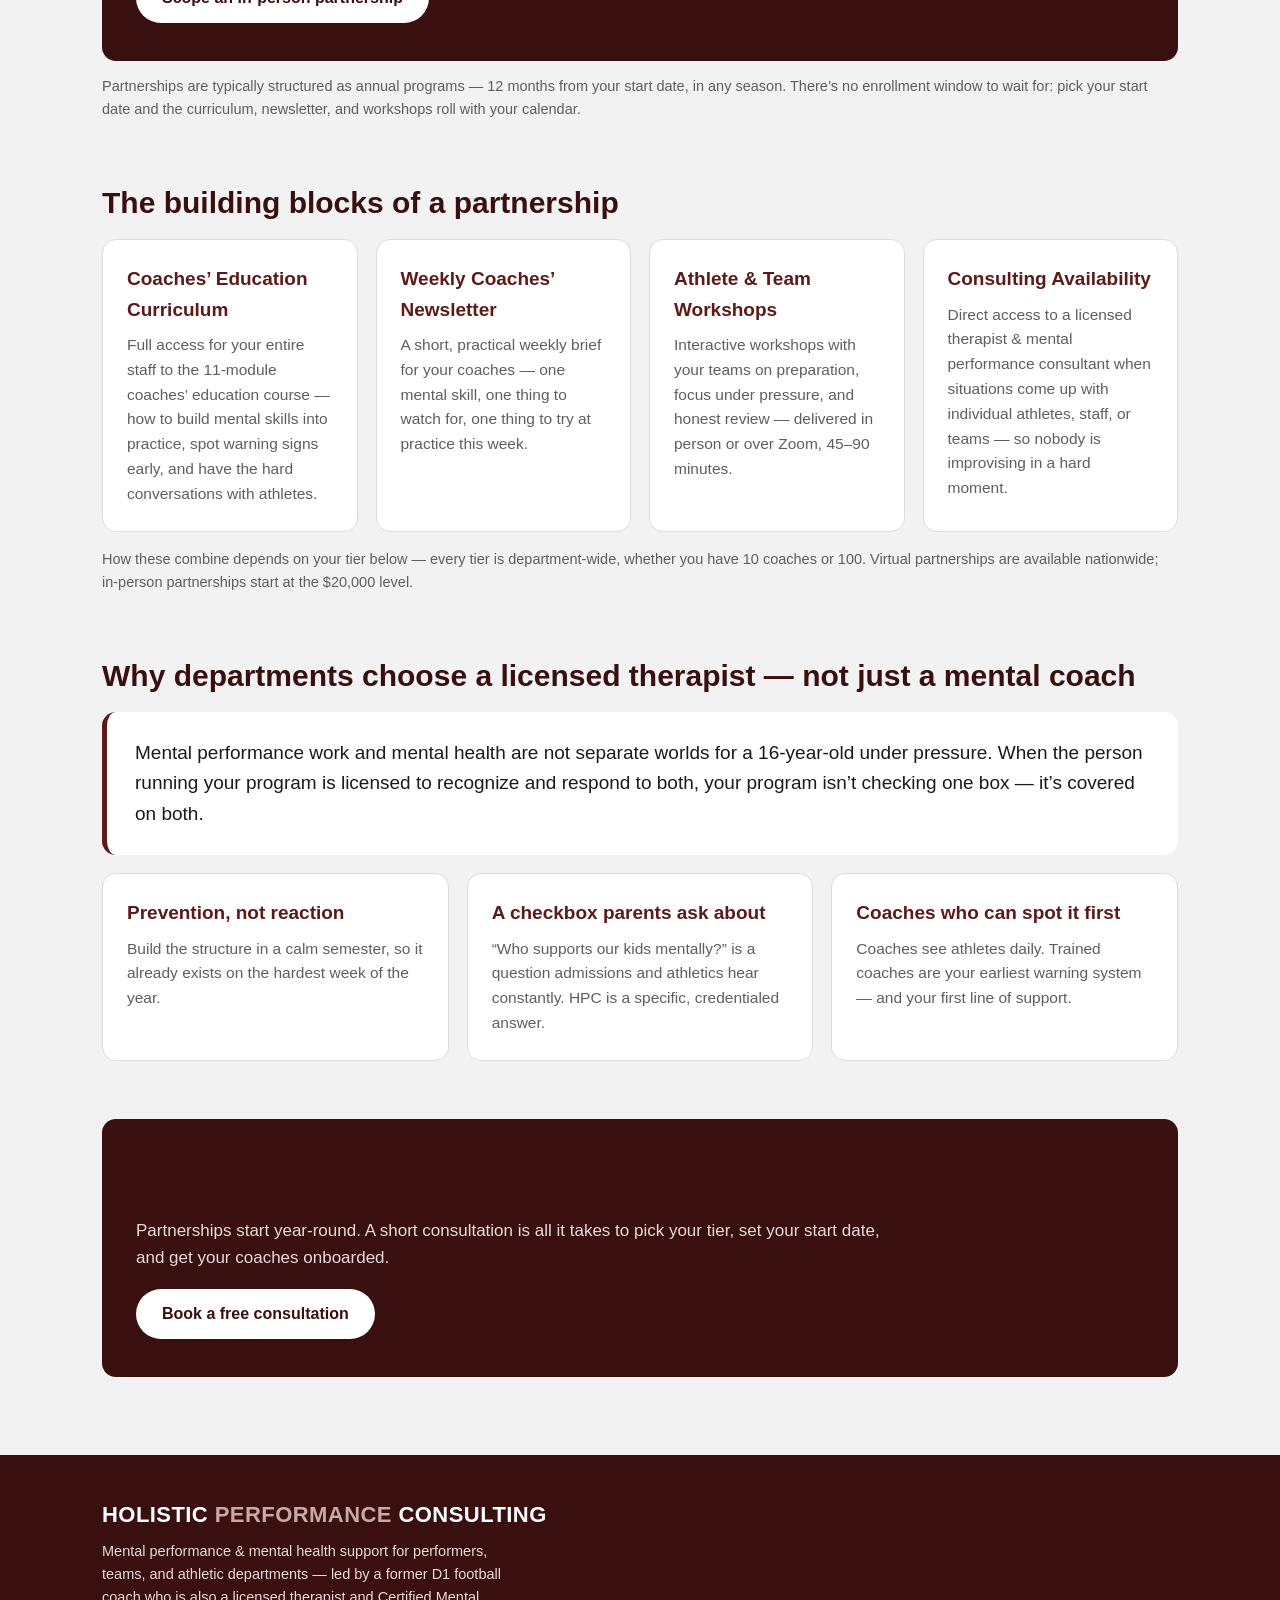
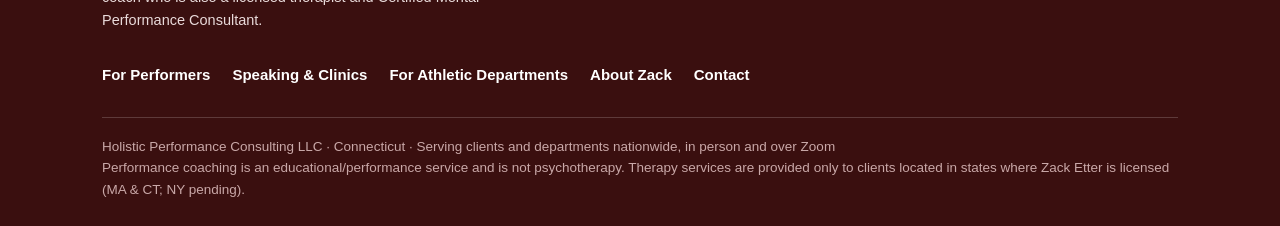
<file: departments.html>
<!DOCTYPE html>
<html lang="en">
<head>
<meta charset="UTF-8">
<meta name="viewport" content="width=device-width, initial-scale=1.0">
<title>Athletic Department Partnerships — Holistic Performance Consulting</title>
<meta name="description" content="Annual partnerships for athletic departments (including school departments): 11-module coaches' education, weekly coaches' newsletter, athlete workshops, and consulting from a licensed therapist and former D1 coach. From $5,000/year all-virtual to $20,000+ in-person, nationwide.">
<link rel="icon" href="favicon.ico">
<link rel="icon" href="favicon-dark.ico" media="(prefers-color-scheme: dark)">
<link rel="stylesheet" href="css/style.css">
<meta property="og:title" content="Athletic Department Partnerships — Holistic Performance Consulting">
<meta property="og:description" content="Annual partnerships for athletic departments (including school departments): 11-module coaches' education, weekly coaches' newsletter, athlete workshops, and consulting from a licensed therapist and former D1 coach. From $5,000/year all-virtual to $20,000+ in-person, nationwide.">
<meta property="og:image" content="images/zack-presenting.png">
<meta property="og:type" content="website">
</head>
<body>
<header class="site">
  <div class="wrap nav">
    <a class="brand" href="index.html"><img src="images/holistic-logo.png" alt="Holistic Performance Consulting"></a>
    <button class="nav-toggle" aria-label="Menu" onclick="document.querySelector('.nav nav').classList.toggle('open')">&#9776;</button>
    <nav>
      <a href="coaching.html">For Performers</a>
      <a href="speaking.html">Speaking & Clinics</a>
      <a href="departments.html" class="active">For Athletic Departments</a>
      <a href="about.html">About Zack</a>
      <a href="contact.html">Contact</a>
      <a class="btn" href="contact.html">Book a free consultation</a>
    </nav>
  </div>
</header>

<section class="hero">
  <div class="wrap">
    <p class="eyebrow">Athletic department partnerships</p>
    <h1>A preventative mental health &amp; performance program your whole department can actually use.</h1>
    <p class="sub">Your athletes, parents, and administration expect a program that develops the whole athlete. HPC gives your department a credentialed, structured program to prove it &mdash; led by a licensed therapist who has also coached Division I football, so your coaches hear one of their own, not an outsider.</p>
    <div class="cta-row">
      <a class="btn" href="contact.html">Book a free consultation</a>
      <a class="btn ghost" href="speaking.html">Or start with a clinic / PD session</a>
    </div>
  </div>
</section>
<div class="credbar"><div class="wrap">
  <span>Coached at UConn &middot; Fordham &middot; Delaware</span>
  <span>Licensed Therapist (MA &amp; CT)</span>
  <span>Certified Mental Performance Consultant, AASP</span>
</div></div>

<section class="block" id="tiers">
  <div class="wrap">
    <h2>Partnership levels</h2>
    <p class="lede">Three all-virtual tiers &mdash; the full program, delivered over Zoom to your entire department, anywhere in the country &mdash; and one in-person tier for departments that want Zack on campus. Every level is annual and department-wide.</p>
    <h3 style="color:var(--maroon-dark);font-size:21px;margin-bottom:14px">All-Virtual Partnerships</h3>
    <div class="math">
      <div class="card tier"><span class="price">$5,000</span><p class="per">per year &middot; Virtual</p><ul class="checks"><li>1 department-wide workshop (virtual)</li><li>Weekly coaches&rsquo; newsletter for your whole staff</li><li>Consulting availability when situations come up</li></ul></div>
      <div class="card tier featured"><span class="price">$10,000</span><p class="per">per year &middot; Virtual</p><ul class="checks"><li>Everything in the $5,000 tier</li><li>Coaches&rsquo; Education Curriculum &mdash; full access to the 11-module course for your entire staff</li><li>2 department-wide workshops</li></ul></div>
      <div class="card tier"><span class="price">$15,000</span><p class="per">per year &middot; Virtual</p><ul class="checks"><li>Everything in the $10,000 tier</li><li>Leadership curriculum for captains &amp; team leaders</li><li>3 department-wide workshops</li></ul></div>
    </div>
    <h3 style="color:var(--maroon-dark);font-size:21px;margin:26px 0 14px">In-Person Partnership</h3>
    <div class="offer">
      <h2>$20,000+ <span style="font-size:19px;font-weight:600">per year &middot; In-Person</span></h2>
      <p>Everything in the virtual program, plus Zack on your campus: parent education sessions, department-wide mental health &amp; education seminars, workshops with your fall, winter, and spring coaching staffs, and workshops directly with your athletes. Scoped individually around your calendar &mdash; HPC&rsquo;s largest partnership, now in its third year at $29,000/year, is an in-person partnership at this level.</p>
      <a class="btn" href="contact.html">Scope an in-person partnership</a>
    </div>
    <p class="note" style="margin-top:14px">Partnerships are typically structured as annual programs &mdash; 12 months from your start date, in any season. There&rsquo;s no enrollment window to wait for: pick your start date and the curriculum, newsletter, and workshops roll with your calendar.</p>
  </div>
</section>

<section class="block" style="padding-top:0">
  <div class="wrap">
    <h2>The building blocks of a partnership</h2>
    <div class="cards">
      <div class="card"><h3>Coaches&rsquo; Education Curriculum</h3><p>Full access for your entire staff to the 11-module coaches&rsquo; education course &mdash; how to build mental skills into practice, spot warning signs early, and have the hard conversations with athletes.</p></div>
      <div class="card"><h3>Weekly Coaches&rsquo; Newsletter</h3><p>A short, practical weekly brief for your coaches &mdash; one mental skill, one thing to watch for, one thing to try at practice this week.</p></div>
      <div class="card"><h3>Athlete &amp; Team Workshops</h3><p>Interactive workshops with your teams on preparation, focus under pressure, and honest review &mdash; delivered in person or over Zoom, 45&ndash;90 minutes.</p></div>
      <div class="card"><h3>Consulting Availability</h3><p>Direct access to a licensed therapist &amp; mental performance consultant when situations come up with individual athletes, staff, or teams &mdash; so nobody is improvising in a hard moment.</p></div>
    </div>
    <p class="note" style="margin-top:16px">How these combine depends on your tier below &mdash; every tier is department-wide, whether you have 10 coaches or 100. Virtual partnerships are available nationwide; in-person partnerships start at the $20,000 level.</p>
  </div>
</section>


<section class="block" style="padding-top:0">
  <div class="wrap">
    <h2>Why departments choose a licensed therapist &mdash; not just a mental coach</h2>
    <div class="quote"><p>Mental performance work and mental health are not separate worlds for a 16-year-old under pressure. When the person running your program is licensed to recognize and respond to both, your program isn&rsquo;t checking one box &mdash; it&rsquo;s covered on both.</p></div>
    <div class="cards" style="margin-top:18px">
      <div class="card"><h3>Prevention, not reaction</h3><p>Build the structure in a calm semester, so it already exists on the hardest week of the year.</p></div>
      <div class="card"><h3>A checkbox parents ask about</h3><p>&ldquo;Who supports our kids mentally?&rdquo; is a question admissions and athletics hear constantly. HPC is a specific, credentialed answer.</p></div>
      <div class="card"><h3>Coaches who can spot it first</h3><p>Coaches see athletes daily. Trained coaches are your earliest warning system &mdash; and your first line of support.</p></div>
    </div>
  </div>
</section>

<section class="block" style="padding-top:0">
  <div class="wrap">
    <div class="offer">
      <h2>Ready when you are</h2>
      <p>Partnerships start year-round. A short consultation is all it takes to pick your tier, set your start date, and get your coaches onboarded.</p>
      <a class="btn" href="contact.html">Book a free consultation</a>
    </div>
  </div>
</section>
<footer class="site">
  <div class="wrap">
    <div class="inner">
      <div>
        <div class="brandtext">HOLISTIC <span>PERFORMANCE</span> CONSULTING</div>
        <p style="margin-top:8px;font-size:14.5px;max-width:420px">Mental performance &amp; mental health support for performers, teams, and athletic departments &mdash; led by a former D1 football coach who is also a licensed therapist and Certified Mental Performance Consultant.</p>
      </div>
      <nav>
        <a href="coaching.html">For Performers</a>
        <a href="speaking.html">Speaking & Clinics</a>
        <a href="departments.html">For Athletic Departments</a>
        <a href="about.html">About Zack</a>
        <a href="contact.html">Contact</a>
      </nav>
    </div>
    <div class="legal">
      Holistic Performance Consulting LLC &middot; Connecticut &middot; Serving clients and departments nationwide, in person and over Zoom<br>
      Performance coaching is an educational/performance service and is not psychotherapy. Therapy services are provided only to clients located in states where Zack Etter is licensed (MA &amp; CT; NY pending).
    </div>
  </div>
</footer>
</body>
</html>
</file>
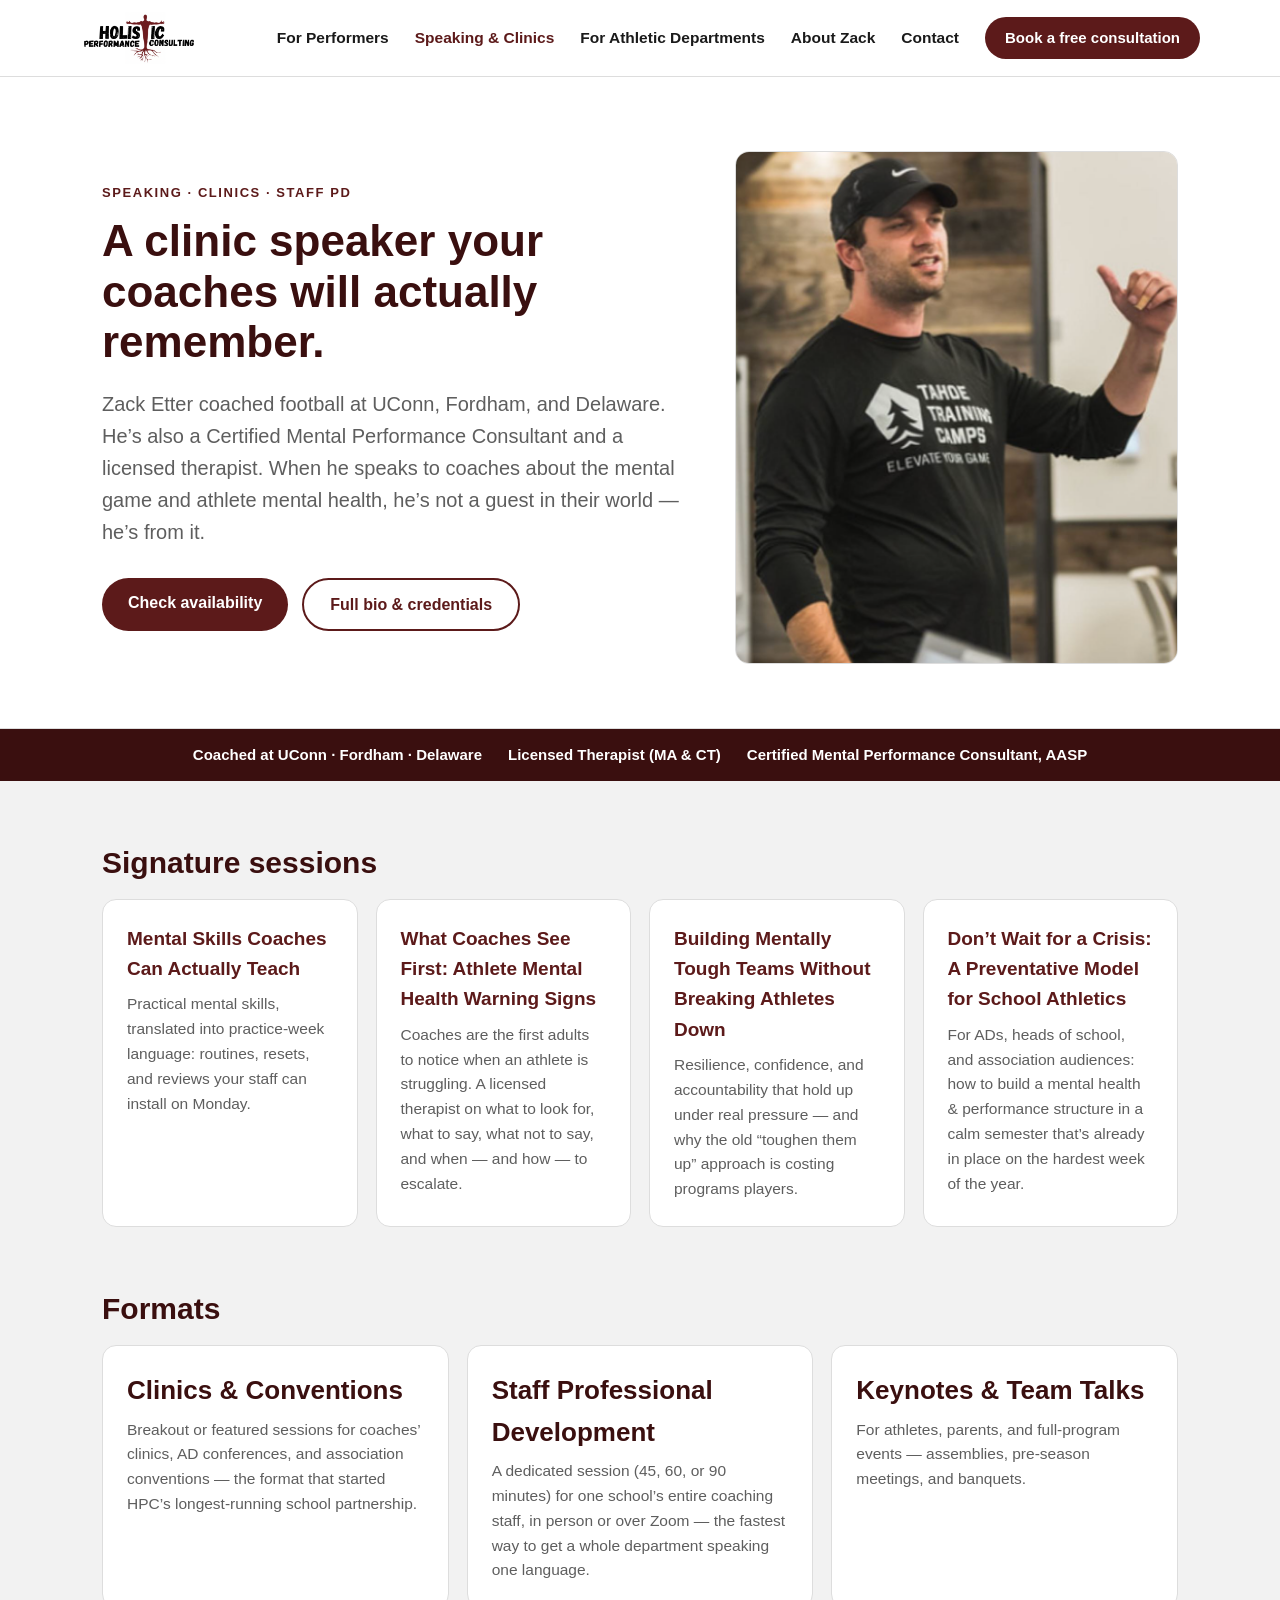
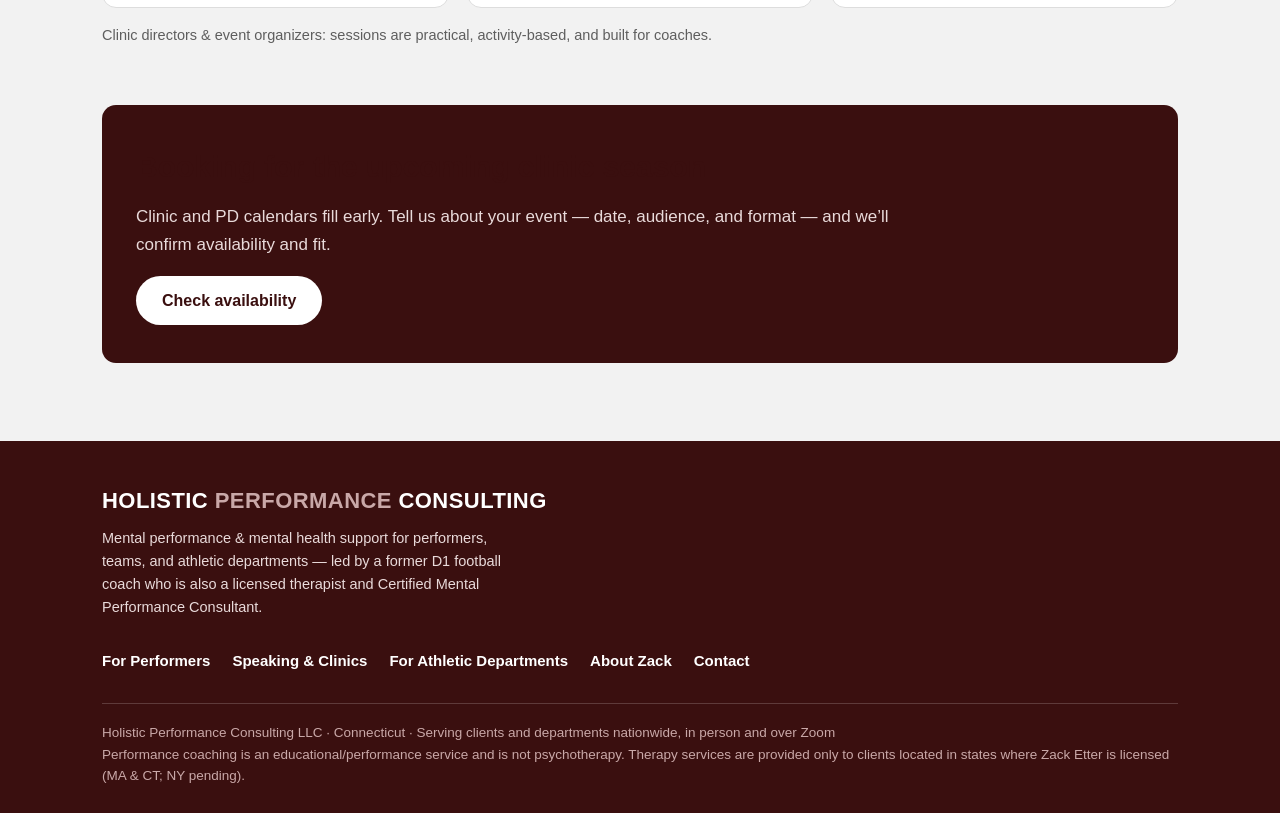
<file: speaking.html>
<!DOCTYPE html>
<html lang="en">
<head>
<meta charset="UTF-8">
<meta name="viewport" content="width=device-width, initial-scale=1.0">
<title>Speaking & Coaches' Clinics — Zack Etter, Holistic Performance Consulting</title>
<meta name="description" content="Book Zack Etter to speak: a former UConn, Fordham, and Delaware football coach, Certified Mental Performance Consultant, and licensed therapist. Clinic sessions, staff PD, and keynotes.">
<link rel="icon" href="favicon.ico">
<link rel="icon" href="favicon-dark.ico" media="(prefers-color-scheme: dark)">
<link rel="stylesheet" href="css/style.css">
<meta property="og:title" content="Speaking & Coaches' Clinics — Zack Etter, Holistic Performance Consulting">
<meta property="og:description" content="Book Zack Etter to speak: a former UConn, Fordham, and Delaware football coach, Certified Mental Performance Consultant, and licensed therapist. Clinic sessions, staff PD, and keynotes.">
<meta property="og:image" content="images/zack-presenting.png">
<meta property="og:type" content="website">
</head>
<body>
<header class="site">
  <div class="wrap nav">
    <a class="brand" href="index.html"><img src="images/holistic-logo.png" alt="Holistic Performance Consulting"></a>
    <button class="nav-toggle" aria-label="Menu" onclick="document.querySelector('.nav nav').classList.toggle('open')">&#9776;</button>
    <nav>
      <a href="coaching.html">For Performers</a>
      <a href="speaking.html" class="active">Speaking & Clinics</a>
      <a href="departments.html">For Athletic Departments</a>
      <a href="about.html">About Zack</a>
      <a href="contact.html">Contact</a>
      <a class="btn" href="contact.html">Book a free consultation</a>
    </nav>
  </div>
</header>

<section class="hero">
  <div class="wrap hero-grid">
    <div>
      <p class="eyebrow">Speaking &middot; Clinics &middot; Staff PD</p>
      <h1>A clinic speaker your coaches will actually remember.</h1>
      <p class="sub">Zack Etter coached football at UConn, Fordham, and Delaware. He&rsquo;s also a Certified Mental Performance Consultant and a licensed therapist. When he speaks to coaches about the mental game and athlete mental health, he&rsquo;s not a guest in their world &mdash; he&rsquo;s from it.</p>
      <div class="cta-row">
        <a class="btn" href="contact.html">Check availability</a>
        <a class="btn ghost" href="about.html">Full bio &amp; credentials</a>
      </div>
    </div>
    <img class="hero-photo" src="images/zack-presenting.png" alt="Zack Etter speaking at a clinic">
  </div>
</section>
<div class="credbar"><div class="wrap">
  <span>Coached at UConn &middot; Fordham &middot; Delaware</span>
  <span>Licensed Therapist (MA &amp; CT)</span>
  <span>Certified Mental Performance Consultant, AASP</span>
</div></div>

<section class="block">
  <div class="wrap">
    <h2>Signature sessions</h2>
    <div class="cards">
      <div class="card"><h3>Mental Skills Coaches Can Actually Teach</h3><p>Practical mental skills, translated into practice-week language: routines, resets, and reviews your staff can install on Monday.</p></div>
      <div class="card"><h3>What Coaches See First: Athlete Mental Health Warning Signs</h3><p>Coaches are the first adults to notice when an athlete is struggling. A licensed therapist on what to look for, what to say, what not to say, and when &mdash; and how &mdash; to escalate.</p></div>
      <div class="card"><h3>Building Mentally Tough Teams Without Breaking Athletes Down</h3><p>Resilience, confidence, and accountability that hold up under real pressure &mdash; and why the old &ldquo;toughen them up&rdquo; approach is costing programs players.</p></div>
      <div class="card"><h3>Don&rsquo;t Wait for a Crisis: A Preventative Model for School Athletics</h3><p>For ADs, heads of school, and association audiences: how to build a mental health &amp; performance structure in a calm semester that&rsquo;s already in place on the hardest week of the year.</p></div>
    </div>
  </div>
</section>

<section class="block" style="padding-top:0">
  <div class="wrap">
    <h2>Formats</h2>
    <div class="math">
      <div class="card"><strong class="big">Clinics &amp; Conventions</strong><p>Breakout or featured sessions for coaches&rsquo; clinics, AD conferences, and association conventions &mdash; the format that started HPC&rsquo;s longest-running school partnership.</p></div>
      <div class="card"><strong class="big">Staff Professional Development</strong><p>A dedicated session (45, 60, or 90 minutes) for one school&rsquo;s entire coaching staff, in person or over Zoom &mdash; the fastest way to get a whole department speaking one language.</p></div>
      <div class="card"><strong class="big">Keynotes &amp; Team Talks</strong><p>For athletes, parents, and full-program events &mdash; assemblies, pre-season meetings, and banquets.</p></div>
    </div>
    <p class="note" style="margin-top:16px">Clinic directors &amp; event organizers: sessions are practical, activity-based, and built for coaches.</p>
  </div>
</section>

<section class="block" style="padding-top:0">
  <div class="wrap">
    <div class="offer">
      <h2>Booking for the upcoming clinic season</h2>
      <p>Clinic and PD calendars fill early. Tell us about your event &mdash; date, audience, and format &mdash; and we&rsquo;ll confirm availability and fit.</p>
      <a class="btn" href="contact.html">Check availability</a>
    </div>
  </div>
</section>
<footer class="site">
  <div class="wrap">
    <div class="inner">
      <div>
        <div class="brandtext">HOLISTIC <span>PERFORMANCE</span> CONSULTING</div>
        <p style="margin-top:8px;font-size:14.5px;max-width:420px">Mental performance &amp; mental health support for performers, teams, and athletic departments &mdash; led by a former D1 football coach who is also a licensed therapist and Certified Mental Performance Consultant.</p>
      </div>
      <nav>
        <a href="coaching.html">For Performers</a>
        <a href="speaking.html">Speaking & Clinics</a>
        <a href="departments.html">For Athletic Departments</a>
        <a href="about.html">About Zack</a>
        <a href="contact.html">Contact</a>
      </nav>
    </div>
    <div class="legal">
      Holistic Performance Consulting LLC &middot; Connecticut &middot; Serving clients and departments nationwide, in person and over Zoom<br>
      Performance coaching is an educational/performance service and is not psychotherapy. Therapy services are provided only to clients located in states where Zack Etter is licensed (MA &amp; CT; NY pending).
    </div>
  </div>
</footer>
</body>
</html>
</file>
<file: css/style.css>
/* Full Press Marketing — brand stylesheet
   Palette matched to Mental Fitness Lounge:
   maroon #5C1A1A, dark maroon #3A0F0F, page bg #F2F2F2, card white #FFFFFF,
   text #1A1A1A, muted #5E5E5E, accent grey #4A4A4A, borders #DDDDDD */
:root{
  --maroon:#5C1A1A; --maroon-dark:#3A0F0F; --bg:#F2F2F2; --card:#FFFFFF;
  --ink:#1A1A1A; --muted:#5E5E5E; --grey:#4A4A4A; --line:#DDDDDD;
  --radius:14px; --maxw:1120px;
}
*{box-sizing:border-box;margin:0;padding:0}
html{scroll-behavior:smooth}
body{font-family:-apple-system,BlinkMacSystemFont,"Segoe UI",Roboto,Helvetica,Arial,sans-serif;
  background:var(--bg);color:var(--ink);line-height:1.6;font-size:17px}
a{color:var(--maroon)}
img{max-width:100%;display:block}
.wrap{max-width:var(--maxw);margin:0 auto;padding:0 22px}

/* Header / nav */
header.site{position:sticky;top:0;z-index:50;background:var(--card);border-bottom:1px solid var(--line)}
.nav{display:flex;align-items:center;justify-content:space-between;gap:18px;padding:12px 0}
.nav .brand img{height:52px;width:auto}
.nav nav{display:flex;align-items:center;gap:26px}
.nav nav a{color:var(--ink);text-decoration:none;font-weight:600;font-size:15.5px}
.nav nav a:hover{color:var(--maroon)}
.nav nav a.active{color:var(--maroon)}
.btn{display:inline-block;background:var(--maroon);color:#fff;font-weight:600;text-decoration:none;
  padding:12px 26px;border-radius:999px;border:none;cursor:pointer;font-size:16px}
.btn:hover{background:var(--maroon-dark)}
.btn.ghost{background:transparent;color:var(--maroon);border:2px solid var(--maroon)}
.btn.ghost:hover{background:var(--maroon);color:#fff}
.nav .btn{padding:9px 20px;font-size:15px}
.nav-toggle{display:none;background:none;border:none;font-size:26px;color:var(--maroon);cursor:pointer}
@media(max-width:820px){
  .nav nav{display:none;position:absolute;top:100%;left:0;right:0;background:var(--card);
    flex-direction:column;align-items:flex-start;padding:16px 22px;border-bottom:1px solid var(--line)}
  .nav nav.open{display:flex}
  .nav-toggle{display:block}
}

/* Hero */
.hero{background:var(--card);border-bottom:1px solid var(--line);padding:74px 0 64px}
.hero h1{font-size:44px;line-height:1.15;color:var(--maroon-dark);max-width:760px}
.hero p.sub{font-size:20px;color:var(--muted);max-width:700px;margin:20px 0 30px}
.hero .cta-row{display:flex;gap:14px;flex-wrap:wrap}
@media(max-width:640px){.hero h1{font-size:33px}.hero{padding:50px 0 44px}}

/* Press-lines motif (from the logo mark) */
.press-lines{display:flex;flex-direction:column;align-items:center;gap:7px;margin:26px auto 0}
.press-lines span{display:block;height:5px;border-radius:3px}
.press-lines span:nth-child(1){width:120px;background:var(--maroon)}
.press-lines span:nth-child(2){width:86px;background:#C9A8A8}
.press-lines span:nth-child(3){width:54px;background:var(--grey)}

/* Sections & cards */
section.block{padding:58px 0}
section.block h2{font-size:30px;color:var(--maroon-dark);margin-bottom:12px}
section.block .lede{color:var(--muted);max-width:720px;margin-bottom:30px}
.cards{display:grid;grid-template-columns:repeat(auto-fit,minmax(240px,1fr));gap:18px}
.card{background:var(--card);border:1px solid var(--line);border-radius:var(--radius);padding:24px}
.card h3{color:var(--maroon);font-size:19px;margin-bottom:8px}
.card p{color:var(--muted);font-size:15.5px}
.math{display:grid;grid-template-columns:repeat(auto-fit,minmax(260px,1fr));gap:18px}
.math .card strong.big{font-size:26px;color:var(--maroon-dark);display:block;margin-bottom:6px}

/* Offer strip */
.offer{background:var(--maroon-dark);color:#fff;border-radius:var(--radius);padding:38px 34px}
.offer h2{color:#fff}
.offer p{color:#E9DADA;max-width:760px}
.offer .price{font-size:34px;font-weight:700;color:#fff}
.offer .btn{background:#fff;color:var(--maroon-dark);margin-top:18px}
.offer .btn:hover{background:var(--bg)}

/* Steps */
.steps{display:grid;grid-template-columns:repeat(auto-fit,minmax(230px,1fr));gap:18px;counter-reset:step}
.step{background:var(--card);border:1px solid var(--line);border-radius:var(--radius);padding:24px}
.step .num{display:inline-block;background:var(--maroon);color:#fff;font-weight:700;border-radius:999px;
  width:34px;height:34px;line-height:34px;text-align:center;margin-bottom:12px}
.step h3{color:var(--maroon-dark);font-size:18px;margin-bottom:6px}
.step p{color:var(--muted);font-size:15.5px}

/* Forms */
form.contact{display:grid;gap:14px;max-width:640px}
form.contact label{font-weight:600;font-size:15px}
form.contact input,form.contact textarea{width:100%;padding:12px 14px;border:1px solid var(--line);
  border-radius:10px;font:inherit;background:#fff}
form.contact textarea{min-height:130px}
.note{color:var(--muted);font-size:14.5px}

/* Footer */
footer.site{background:var(--maroon-dark);color:#E9DADA;margin-top:20px}
footer.site .inner{padding:42px 0 30px;display:flex;flex-wrap:wrap;gap:30px;justify-content:space-between;align-items:flex-start}
footer.site img{height:58px;width:auto}
footer.site a{color:#fff;text-decoration:none}
footer.site nav{display:flex;gap:22px;flex-wrap:wrap;font-weight:600;font-size:15px}
footer.site .legal{border-top:1px solid rgba(255,255,255,.18);padding:18px 0 26px;font-size:13.5px;color:#C9A8A8}

/* HPC additions */
.credbar{background:var(--maroon-dark);color:#fff;padding:14px 0}
.credbar .wrap{display:flex;flex-wrap:wrap;gap:8px 26px;justify-content:center;text-align:center;font-weight:600;font-size:15px}
.credbar span{white-space:nowrap}
.hero-grid{display:grid;grid-template-columns:1.15fr .85fr;gap:34px;align-items:center}
.hero-photo{border-radius:var(--radius);border:1px solid var(--line);width:100%;height:auto}
@media(max-width:820px){.hero-grid{grid-template-columns:1fr}}
.eyebrow{text-transform:uppercase;letter-spacing:.12em;font-size:13px;font-weight:700;color:var(--maroon);margin-bottom:12px}
ul.checks{list-style:none;display:grid;gap:10px;margin:6px 0 4px}
ul.checks li{padding-left:28px;position:relative;color:var(--muted);font-size:15.5px}
ul.checks li:before{content:"\2713";position:absolute;left:0;color:var(--maroon);font-weight:700}
.tier.featured{border:2px solid var(--maroon)}
.tier .price{font-size:30px;font-weight:700;color:var(--maroon-dark);display:block;margin-bottom:4px}
.tier .per{color:var(--muted);font-size:14px;margin-bottom:12px}
.logostrip{background:var(--card);border:1px solid var(--line);border-radius:var(--radius);padding:22px}
.logostrip p{text-align:center;color:var(--muted);font-size:14px;font-weight:600;text-transform:uppercase;letter-spacing:.08em;margin-bottom:14px}
.quote{background:var(--card);border-left:5px solid var(--maroon);border-radius:var(--radius);padding:26px 28px}
.quote p{font-size:19px;color:var(--ink)}
.brandtext{font-size:22px;font-weight:800;color:#fff;letter-spacing:.02em}
footer.site .brandtext span{color:#C9A8A8}
select{width:100%;padding:12px 14px;border:1px solid var(--line);border-radius:10px;font:inherit;background:#fff}

/* Button text fix: nav link color must not override button text */
.nav nav a.btn{color:#fff}
.nav nav a.btn:hover{color:#fff}
.offer .btn{color:var(--maroon-dark)}
.offer .btn:hover{color:var(--maroon-dark)}
.btn.ghost{color:var(--maroon)}
.btn.ghost:hover{color:#fff}
</file>
